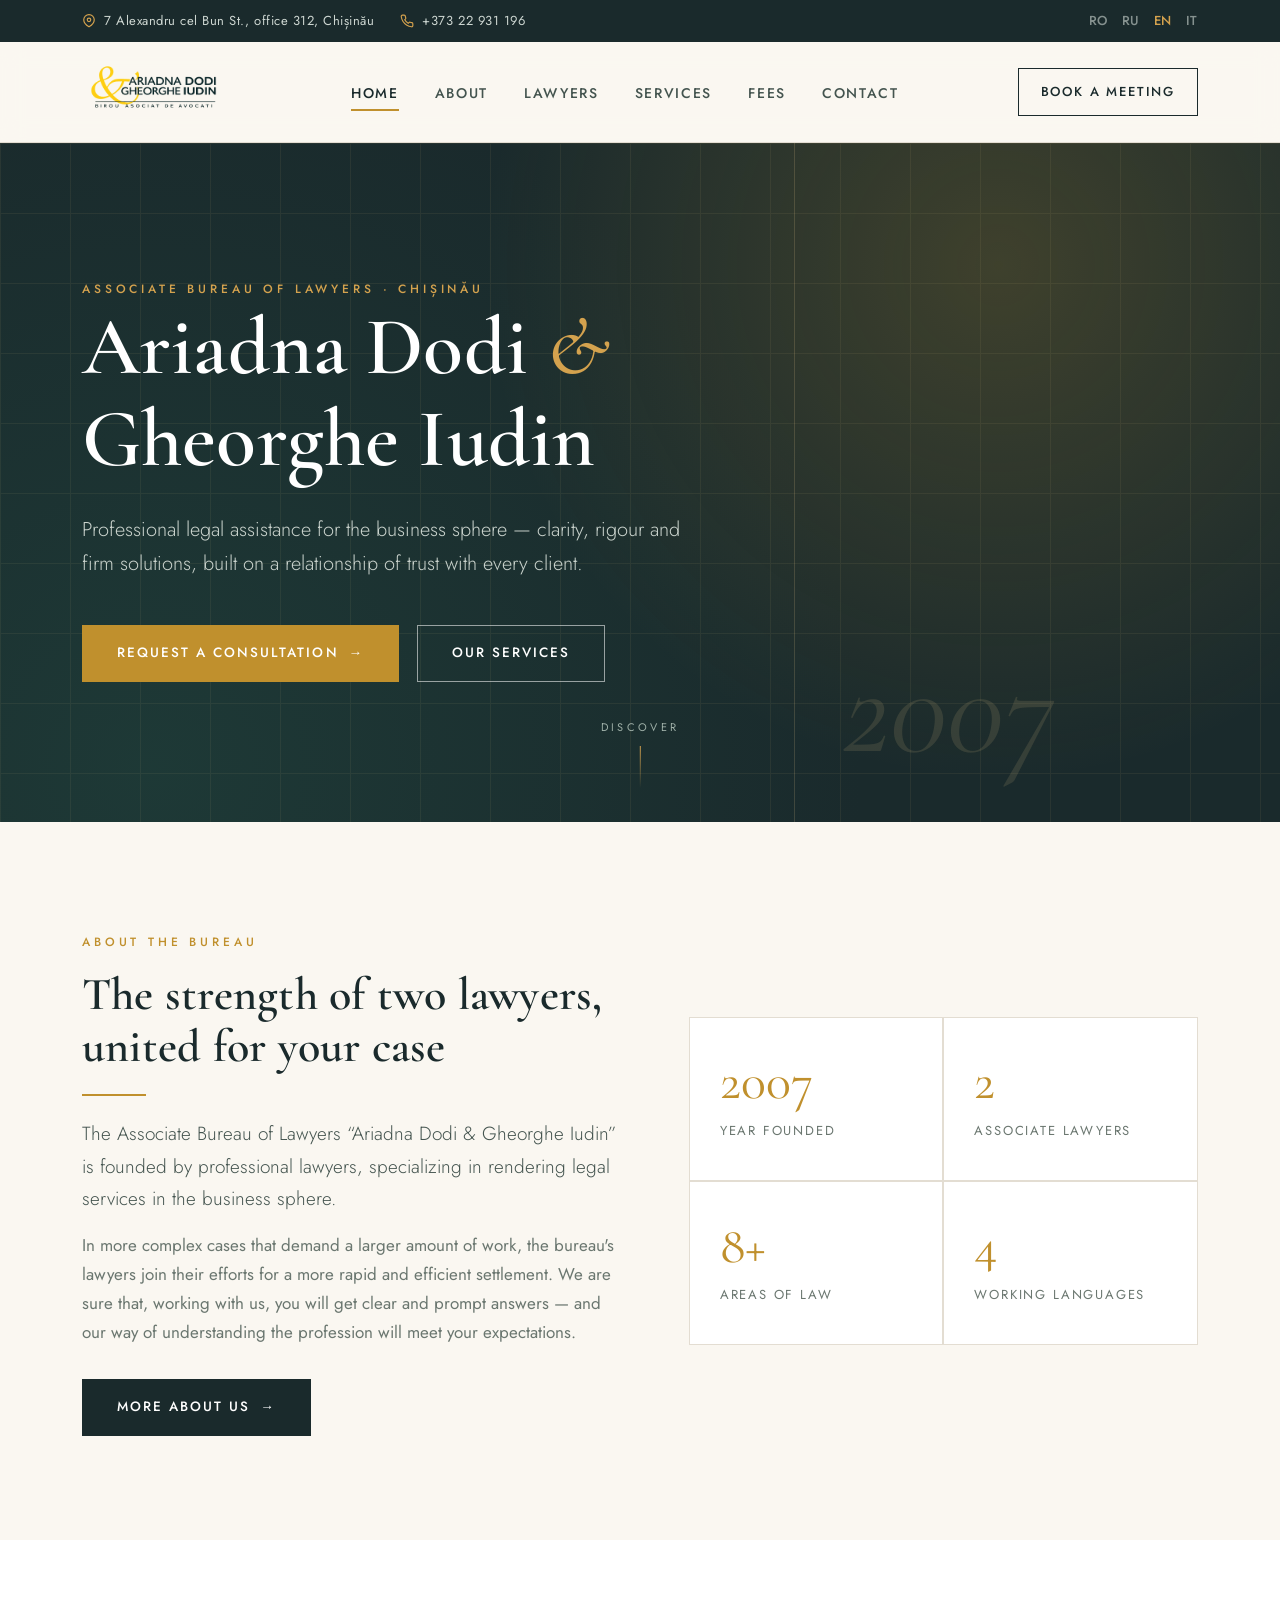
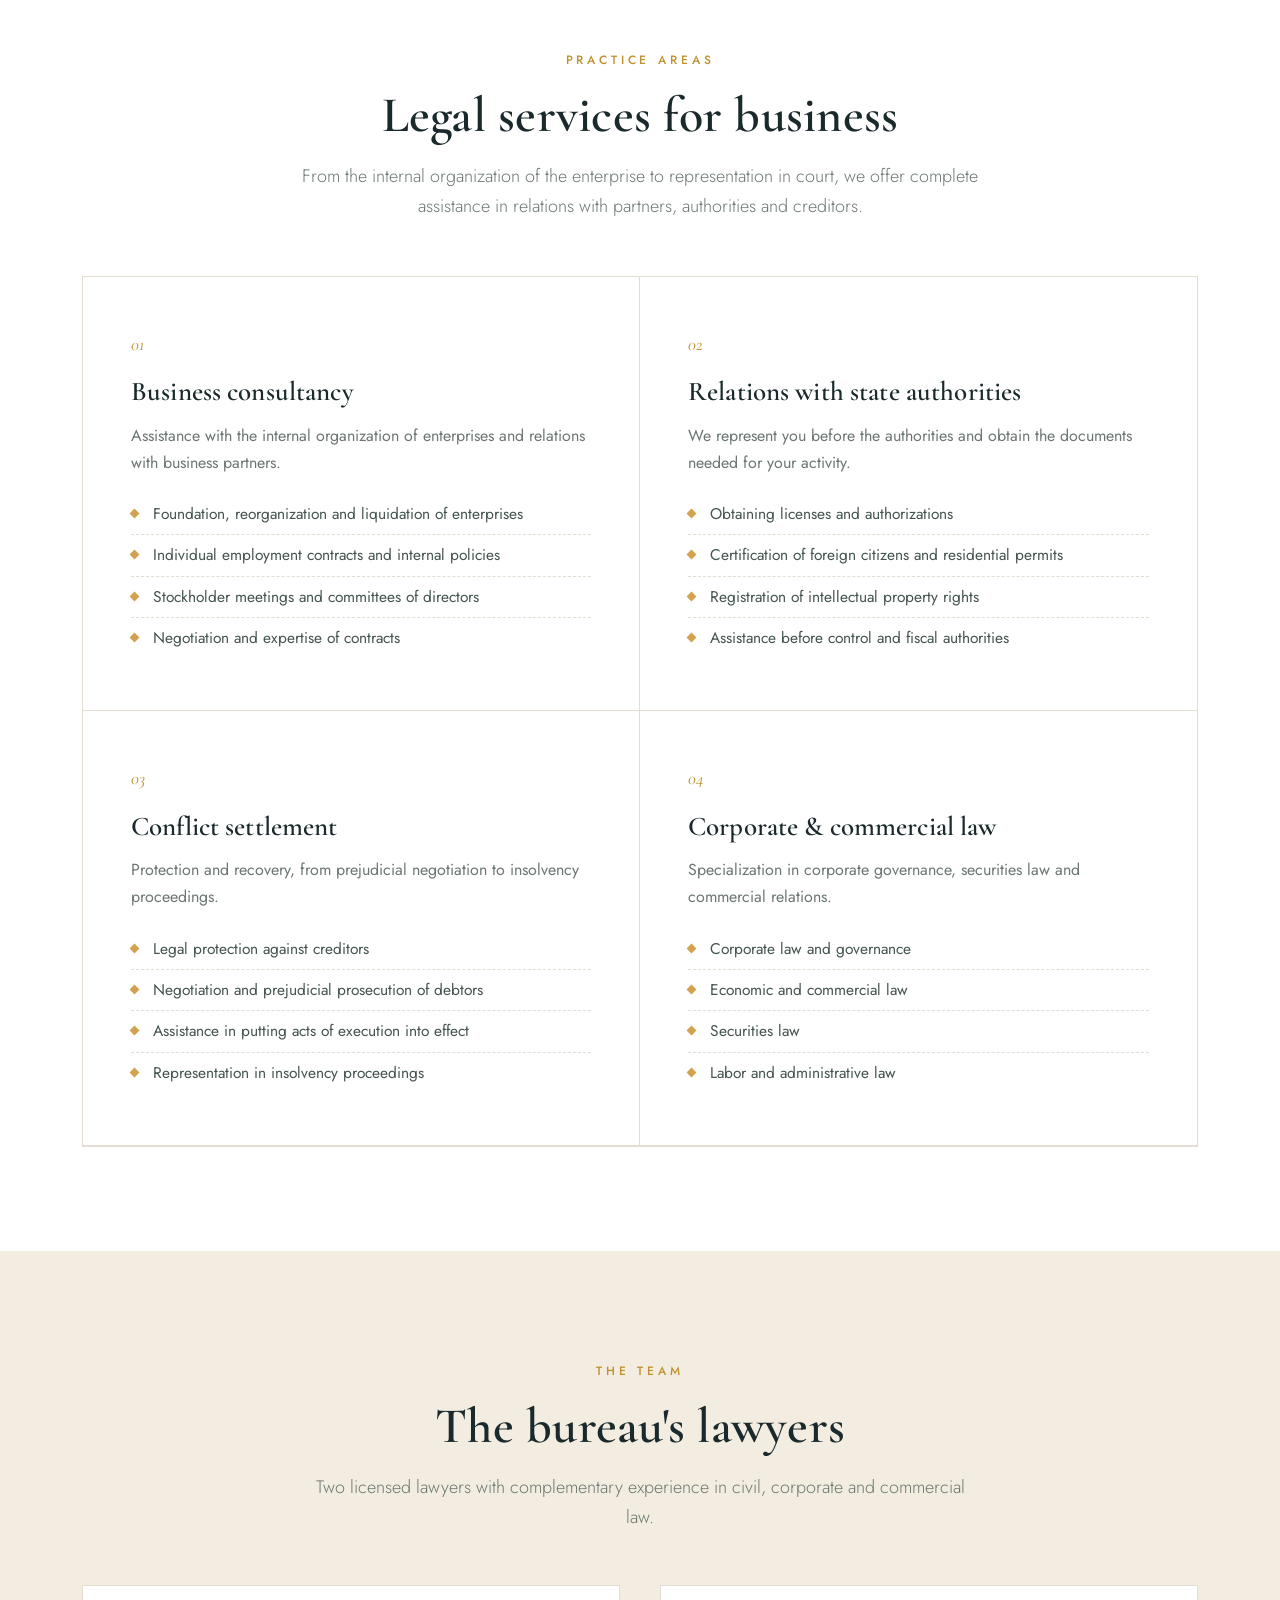
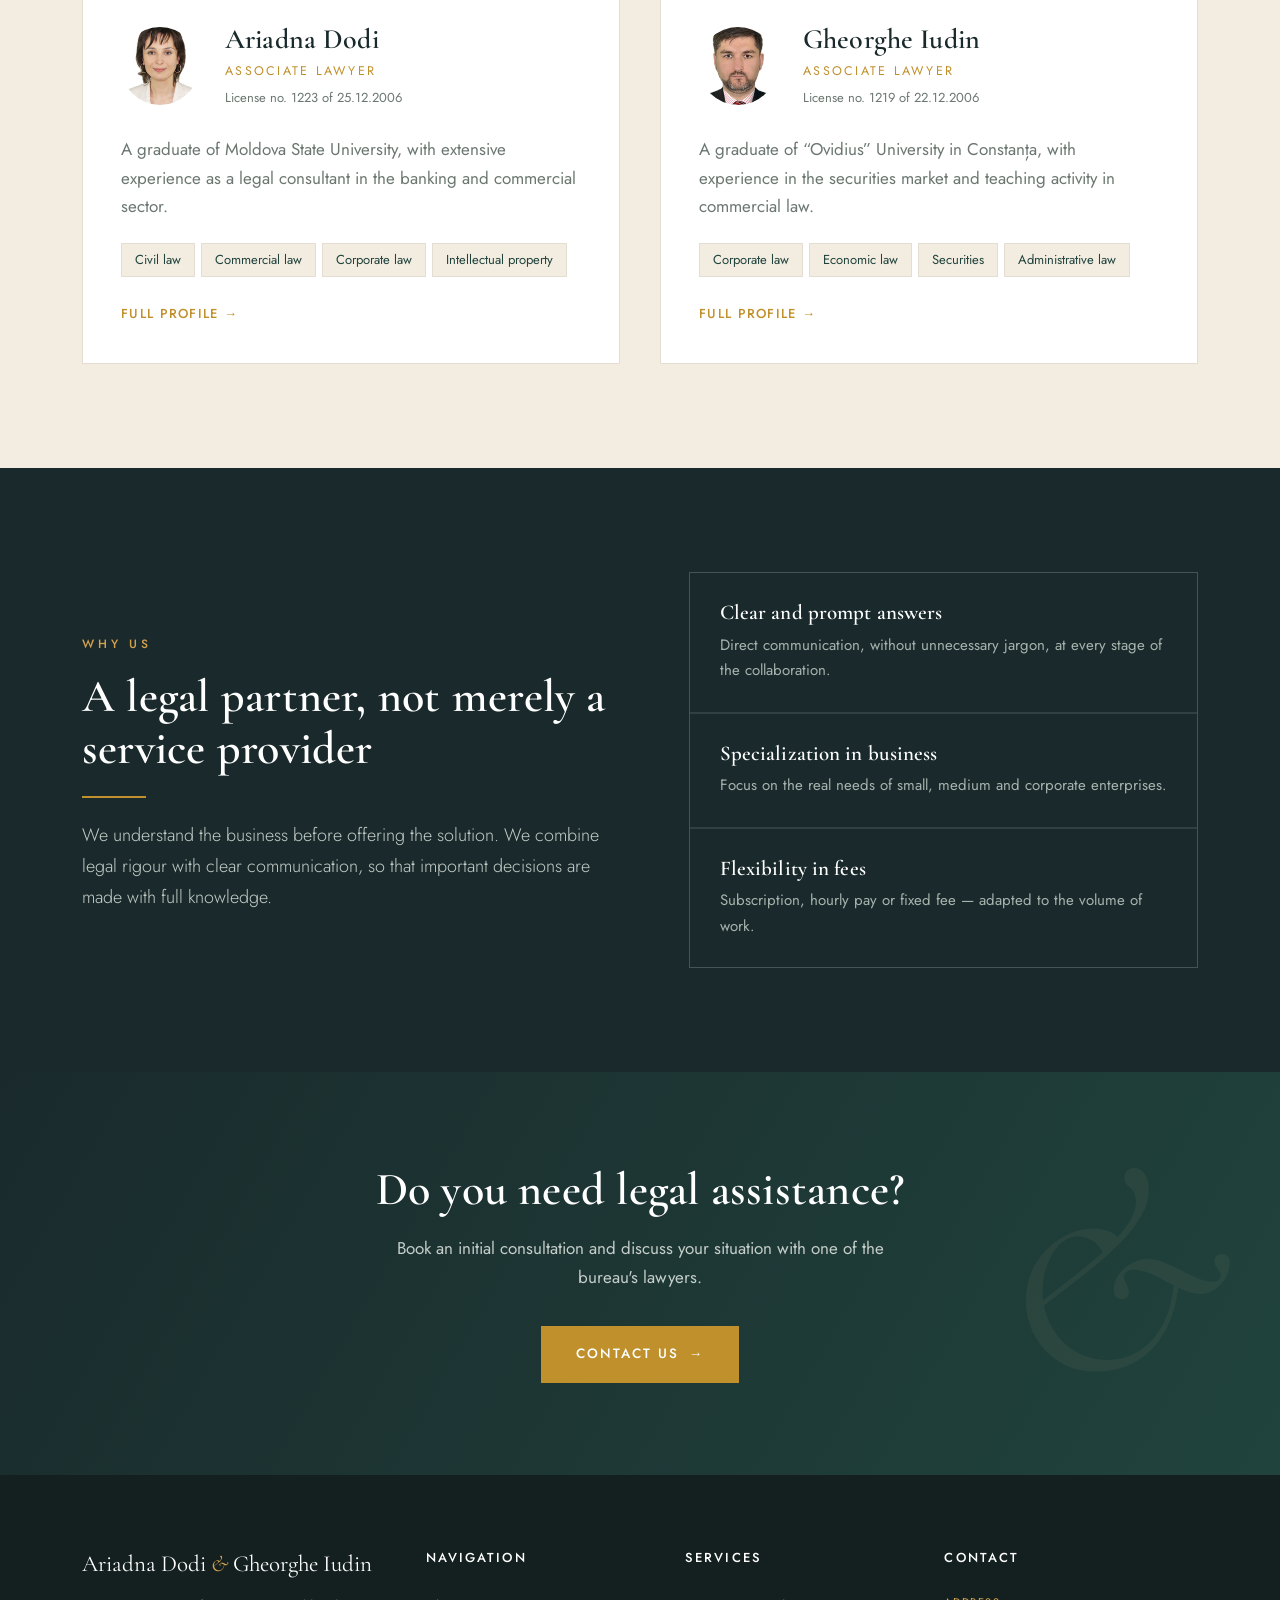
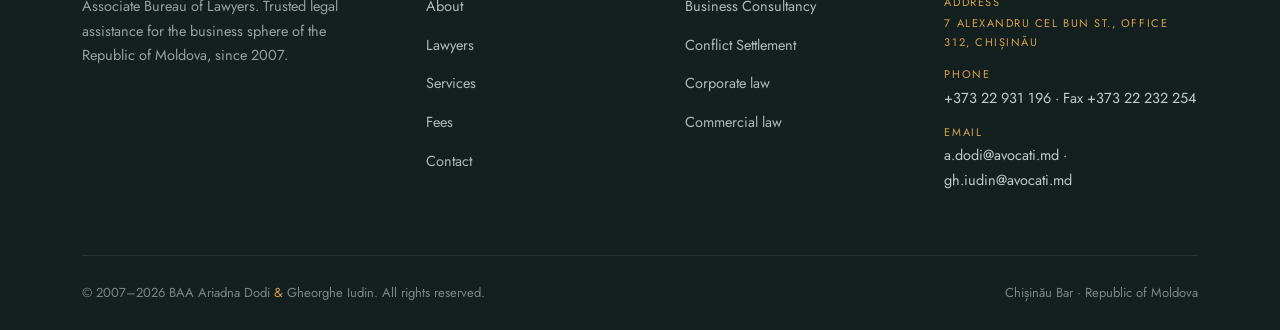
<file: project/project/index.html>
<!DOCTYPE html>
<html lang="ro">
<head>
<meta charset="UTF-8">
<meta name="viewport" content="width=device-width, initial-scale=1.0">
<title>BAA Ariadna Dodi & Gheorghe Iudin — Birou Asociat de Avocați</title>
<meta name="description" content="Birou Asociat de Avocați Ariadna Dodi & Gheorghe Iudin, Chișinău. Servicii juridice pentru afaceri.">
<link rel="preconnect" href="https://fonts.googleapis.com"><link rel="preconnect" href="https://fonts.gstatic.com" crossorigin><link href="https://fonts.googleapis.com/css2?family=Cormorant+Garamond:ital,wght@0,400;0,500;0,600;0,700;1,400;1,500;1,600&family=Jost:wght@300;400;500;600&display=swap" rel="stylesheet">
<link rel="stylesheet" href="css/styles.css">
<link rel="icon" type="image/png" href="assets/favicon.png">
</head>
<body data-title-key="nav.home">
<div class="topbar"><div class="wrap">
  <div class="tb-left">
    <span><svg viewBox="0 0 24 24" fill="none" stroke-width="2" stroke-linecap="round"><path d="M21 10c0 7-9 12-9 12s-9-5-9-12a9 9 0 0118 0z"/><circle cx="12" cy="10" r="3"/></svg> <span data-i18n="top.addr">str. Alexandru cel Bun 7, of. 312, Chișinău</span></span>
    <span><svg viewBox="0 0 24 24" fill="none" stroke-width="2" stroke-linecap="round"><path d="M22 16.92v3a2 2 0 01-2.18 2 19.79 19.79 0 01-8.63-3.07 19.5 19.5 0 01-6-6 19.79 19.79 0 01-3.07-8.67A2 2 0 014.11 2h3a2 2 0 012 1.72c.13.96.36 1.9.7 2.81a2 2 0 01-.45 2.11L8.09 9.91a16 16 0 006 6l1.27-1.27a2 2 0 012.11-.45c.9.34 1.85.57 2.81.7A2 2 0 0122 16.92z"/></svg> +373 22 931 196</span>
  </div>
  <div class="lang">
    <a href="?lang=ro" data-lang="ro" class="active">RO</a>
    <a href="?lang=ru" data-lang="ru">RU</a>
    <a href="?lang=en" data-lang="en">EN</a>
    <a href="?lang=it" data-lang="it">IT</a>
  </div>
</div></div>
<header class="site-header"><div class="wrap nav">
  <a href="index.html" class="brand"><img src="assets/logo.png" alt="BAA Ariadna Dodi & Gheorghe Iudin"></a>
  <nav><ul class="menu">
    <li><a href="index.html" class="active" data-i18n="nav.home">Acasă</a></li>
    <li><a href="pages/despre.html" data-i18n="nav.about">Despre birou</a></li>
    <li class="has-sub"><a href="pages/avocati.html" data-i18n="nav.lawyers">Avocați</a>
      <ul class="submenu"><li><a href="pages/avocati.html#ariadna" data-i18n="sub.ariadna">Ariadna Dodi</a></li><li><a href="pages/avocati.html#gheorghe" data-i18n="sub.gheorghe">Gheorghe Iudin</a></li></ul></li>
    <li class="has-sub"><a href="pages/servicii.html" data-i18n="nav.services">Servicii</a>
      <ul class="submenu"><li><a href="pages/servicii.html#afaceri" data-i18n="sub.consult">Consultanță în afaceri</a></li><li><a href="pages/servicii.html#mediere" data-i18n="sub.mediation">Mediere conflicte</a></li></ul></li>
    <li><a href="pages/onorarii.html" data-i18n="nav.fees">Onorarii</a></li>
    <li><a href="pages/contact.html" data-i18n="nav.contact">Contact</a></li>
  </ul></nav>
  <a href="pages/contact.html" class="nav-cta" data-i18n="nav.cta">Programare</a>
  <button class="burger" aria-label="Menu"><span></span><span></span><span></span></button>
</div></header>
<section class="hero" style="padding:0;">
  <div class="hero-grid-lines"></div>
  <div class="hero-aside"><div class="est">2007</div></div>
  <div class="wrap"><div class="hero-inner">
    <span class="eyebrow" style="color:var(--gold-light)" data-i18n="hero.eyebrow"></span>
    <h1>Ariadna Dodi <span class="amp">&amp;</span><br>Gheorghe Iudin</h1>
    <p class="lead" data-i18n="hero.lead"></p>
    <div class="hero-actions">
      <a href="pages/contact.html" class="btn btn-gold"><span data-i18n="hero.cta1"></span> <span class="arrow">→</span></a>
      <a href="pages/servicii.html" class="btn btn-ghost" data-i18n="hero.cta2"></a>
    </div>
  </div></div>
  <div class="scroll-cue"><span data-i18n="hero.scroll"></span><span class="dot"></span></div>
</section>

<section class="bg-cream"><div class="wrap"><div class="split">
  <div class="reveal">
    <span class="eyebrow" data-i18n="home.introEyebrow"></span>
    <h2 style="font-size:clamp(30px,3.8vw,46px);margin-top:14px;" data-i18n="home.introTitle"></h2>
    <hr class="gold-rule">
    <p class="lead-para" data-i18n="home.introP1"></p>
    <p style="color:var(--muted);margin-top:16px;" data-i18n="home.introP2"></p>
    <a href="pages/despre.html" class="btn btn-dark" style="margin-top:32px;"><span data-i18n="home.introBtn"></span> <span class="arrow">→</span></a>
  </div>
  <div class="reveal"><div class="stats">
    <div class="stat"><div class="num">2007</div><div class="lbl" data-i18n="stat.year"></div></div>
    <div class="stat"><div class="num">2</div><div class="lbl" data-i18n="stat.lawyers"></div></div>
    <div class="stat"><div class="num">8+</div><div class="lbl" data-i18n="stat.fields"></div></div>
    <div class="stat"><div class="num">4</div><div class="lbl" data-i18n="stat.langs"></div></div>
  </div></div>
</div></div></section>

<section class="bg-paper"><div class="wrap">
  <div class="section-head center reveal">
    <span class="eyebrow" data-i18n="home.svcEyebrow"></span>
    <h2 data-i18n="home.svcTitle"></h2>
    <p data-i18n="home.svcLead"></p>
  </div>
  <div class="cards" style="margin-top:54px;">
    <div class="pcard reveal"><span class="pnum">01</span><h3 data-i18n="home.card1Title"></h3><p data-i18n="home.card1Desc"></p><ul><li data-i18n="home.card1L1"></li><li data-i18n="home.card1L2"></li><li data-i18n="home.card1L3"></li><li data-i18n="home.card1L4"></li></ul></div>
    <div class="pcard reveal"><span class="pnum">02</span><h3 data-i18n="home.card2Title"></h3><p data-i18n="home.card2Desc"></p><ul><li data-i18n="home.card2L1"></li><li data-i18n="home.card2L2"></li><li data-i18n="home.card2L3"></li><li data-i18n="home.card2L4"></li></ul></div>
    <div class="pcard reveal"><span class="pnum">03</span><h3 data-i18n="home.card3Title"></h3><p data-i18n="home.card3Desc"></p><ul><li data-i18n="home.card3L1"></li><li data-i18n="home.card3L2"></li><li data-i18n="home.card3L3"></li><li data-i18n="home.card3L4"></li></ul></div>
    <div class="pcard reveal"><span class="pnum">04</span><h3 data-i18n="home.card4Title"></h3><p data-i18n="home.card4Desc"></p><ul><li data-i18n="home.card4L1"></li><li data-i18n="home.card4L2"></li><li data-i18n="home.card4L3"></li><li data-i18n="home.card4L4"></li></ul></div>
  </div>
</div></section>

<section class="bg-deep"><div class="wrap">
  <div class="section-head center reveal">
    <span class="eyebrow" data-i18n="home.teamEyebrow"></span>
    <h2 data-i18n="home.teamTitle"></h2>
    <p data-i18n="home.teamLead"></p>
  </div>
  <div class="attorneys" style="margin-top:52px;">
    <div class="attorney reveal">
      <div class="att-top"><div class="att-photo"><img src="assets/dodi.jpg" alt="Ariadna Dodi" style="width:78px;height:78px;object-fit:cover;border-radius:50%;display:block;"></div><div>
        <h3>Ariadna Dodi</h3><div class="role" data-i18n="att.role"></div><div class="lic" data-i18n="att.ariadnaLic"></div>
      </div></div>
      <div class="att-body"><p style="color:var(--muted);" data-i18n="home.ariadnaTease"></p>
        <div style="margin-top:18px;"><span class="tag" data-i18n="tag.civil"></span><span class="tag" data-i18n="tag.commercial"></span><span class="tag" data-i18n="tag.corporate"></span><span class="tag" data-i18n="tag.ip"></span></div>
        <a href="pages/avocati.html#ariadna" style="display:inline-block;margin-top:22px;color:var(--gold);letter-spacing:.1em;font-size:13px;text-transform:uppercase;font-weight:500;" data-i18n="home.profileLink"></a>
      </div>
    </div>
    <div class="attorney reveal">
      <div class="att-top"><div class="att-photo"><img src="assets/iudin.jpg" alt="Gheorghe Iudin" style="width:78px;height:78px;object-fit:cover;border-radius:50%;display:block;"></div><div>
        <h3>Gheorghe Iudin</h3><div class="role" data-i18n="att.role"></div><div class="lic" data-i18n="att.gheorgheLic"></div>
      </div></div>
      <div class="att-body"><p style="color:var(--muted);" data-i18n="home.gheorgheTease"></p>
        <div style="margin-top:18px;"><span class="tag" data-i18n="tag.corporate"></span><span class="tag" data-i18n="tag.economic"></span><span class="tag" data-i18n="tag.securities"></span><span class="tag" data-i18n="tag.admin"></span></div>
        <a href="pages/avocati.html#gheorghe" style="display:inline-block;margin-top:22px;color:var(--gold);letter-spacing:.1em;font-size:13px;text-transform:uppercase;font-weight:500;" data-i18n="home.profileLink"></a>
      </div>
    </div>
  </div>
</div></section>

<section class="bg-ink"><div class="wrap"><div class="split">
  <div class="reveal">
    <span class="eyebrow" style="color:var(--gold-light)" data-i18n="home.whyEyebrow"></span>
    <h2 style="font-size:clamp(30px,3.8vw,46px);margin-top:14px;" data-i18n="home.whyTitle"></h2>
    <hr class="gold-rule">
    <p style="color:#c5cec8;font-weight:300;font-size:18px;" data-i18n="home.whyLead"></p>
  </div>
  <div class="reveal"><div style="display:grid;gap:2px;background:rgba(255,255,255,.1);border:1px solid rgba(255,255,255,.1);">
    <div style="background:var(--ink);padding:28px 30px;"><h3 style="font-size:21px;" data-i18n="home.why1T"></h3><p style="color:#a7b3ad;margin-top:8px;font-size:15px;" data-i18n="home.why1D"></p></div>
    <div style="background:var(--ink);padding:28px 30px;"><h3 style="font-size:21px;" data-i18n="home.why2T"></h3><p style="color:#a7b3ad;margin-top:8px;font-size:15px;" data-i18n="home.why2D"></p></div>
    <div style="background:var(--ink);padding:28px 30px;"><h3 style="font-size:21px;" data-i18n="home.why3T"></h3><p style="color:#a7b3ad;margin-top:8px;font-size:15px;" data-i18n="home.why3D"></p></div>
  </div></div>
</div></div></section>

<section class="cta-band"><div class="wrap">
  <h2 data-i18n="cta.title"></h2>
  <p data-i18n="cta.text"></p>
  <a href="pages/contact.html" class="btn btn-gold"><span data-i18n="cta.btn"></span> <span class="arrow">→</span></a>
</div></section>
<footer class="site-footer"><div class="wrap">
  <div class="footer-grid">
    <div>
      <div class="f-brand">Ariadna Dodi <span class="amp">&amp;</span> Gheorghe Iudin</div>
      <p class="f-desc" data-i18n="foot.desc">Birou Asociat de Avocați...</p>
    </div>
    <div><h4 data-i18n="foot.nav">Navigare</h4><ul>
      <li><a href="pages/despre.html" data-i18n="nav.about">Despre birou</a></li>
      <li><a href="pages/avocati.html" data-i18n="nav.lawyers">Avocați</a></li>
      <li><a href="pages/servicii.html" data-i18n="nav.services">Servicii</a></li>
      <li><a href="pages/onorarii.html" data-i18n="nav.fees">Onorarii</a></li>
      <li><a href="pages/contact.html" data-i18n="nav.contact">Contact</a></li></ul></div>
    <div><h4 data-i18n="foot.services">Servicii</h4><ul>
      <li><a href="pages/servicii.html#afaceri" data-i18n="sub.consult">Consultanță în afaceri</a></li>
      <li><a href="pages/servicii.html#mediere" data-i18n="sub.mediation">Mediere conflicte</a></li>
      <li><a href="pages/servicii.html" data-i18n="tag.corporate">Drept corporativ</a></li>
      <li><a href="pages/servicii.html" data-i18n="tag.commercial">Drept comercial</a></li></ul></div>
    <div><h4 data-i18n="foot.contact">Contact</h4>
      <div class="f-contact-row"><span data-i18n="foot.addr">Adresă</span><span data-i18n="top.addr">str. Alexandru cel Bun 7, of. 312, Chișinău</span></div>
      <div class="f-contact-row"><span data-i18n="foot.phone">Telefon</span>+373 22 931 196 · Fax +373 22 232 254</div>
      <div class="f-contact-row"><span data-i18n="foot.email">Email</span><a href="mailto:a.dodi@avocati.md">a.dodi@avocati.md</a> · <a href="mailto:gh.iudin@avocati.md">gh.iudin@avocati.md</a></div>
    </div>
  </div>
  <div class="footer-bottom"><div>© 2007–2026 BAA Ariadna Dodi <span class="amp">&amp;</span> Gheorghe Iudin. <span data-i18n="foot.rights">Toate drepturile rezervate.</span></div><div data-i18n="foot.bar">Baroul Chișinău · Republica Moldova</div></div>
</div></footer>
<script src="js/i18n.js"></script>
<script src="js/main.js"></script>
</body>
</html>
</file>
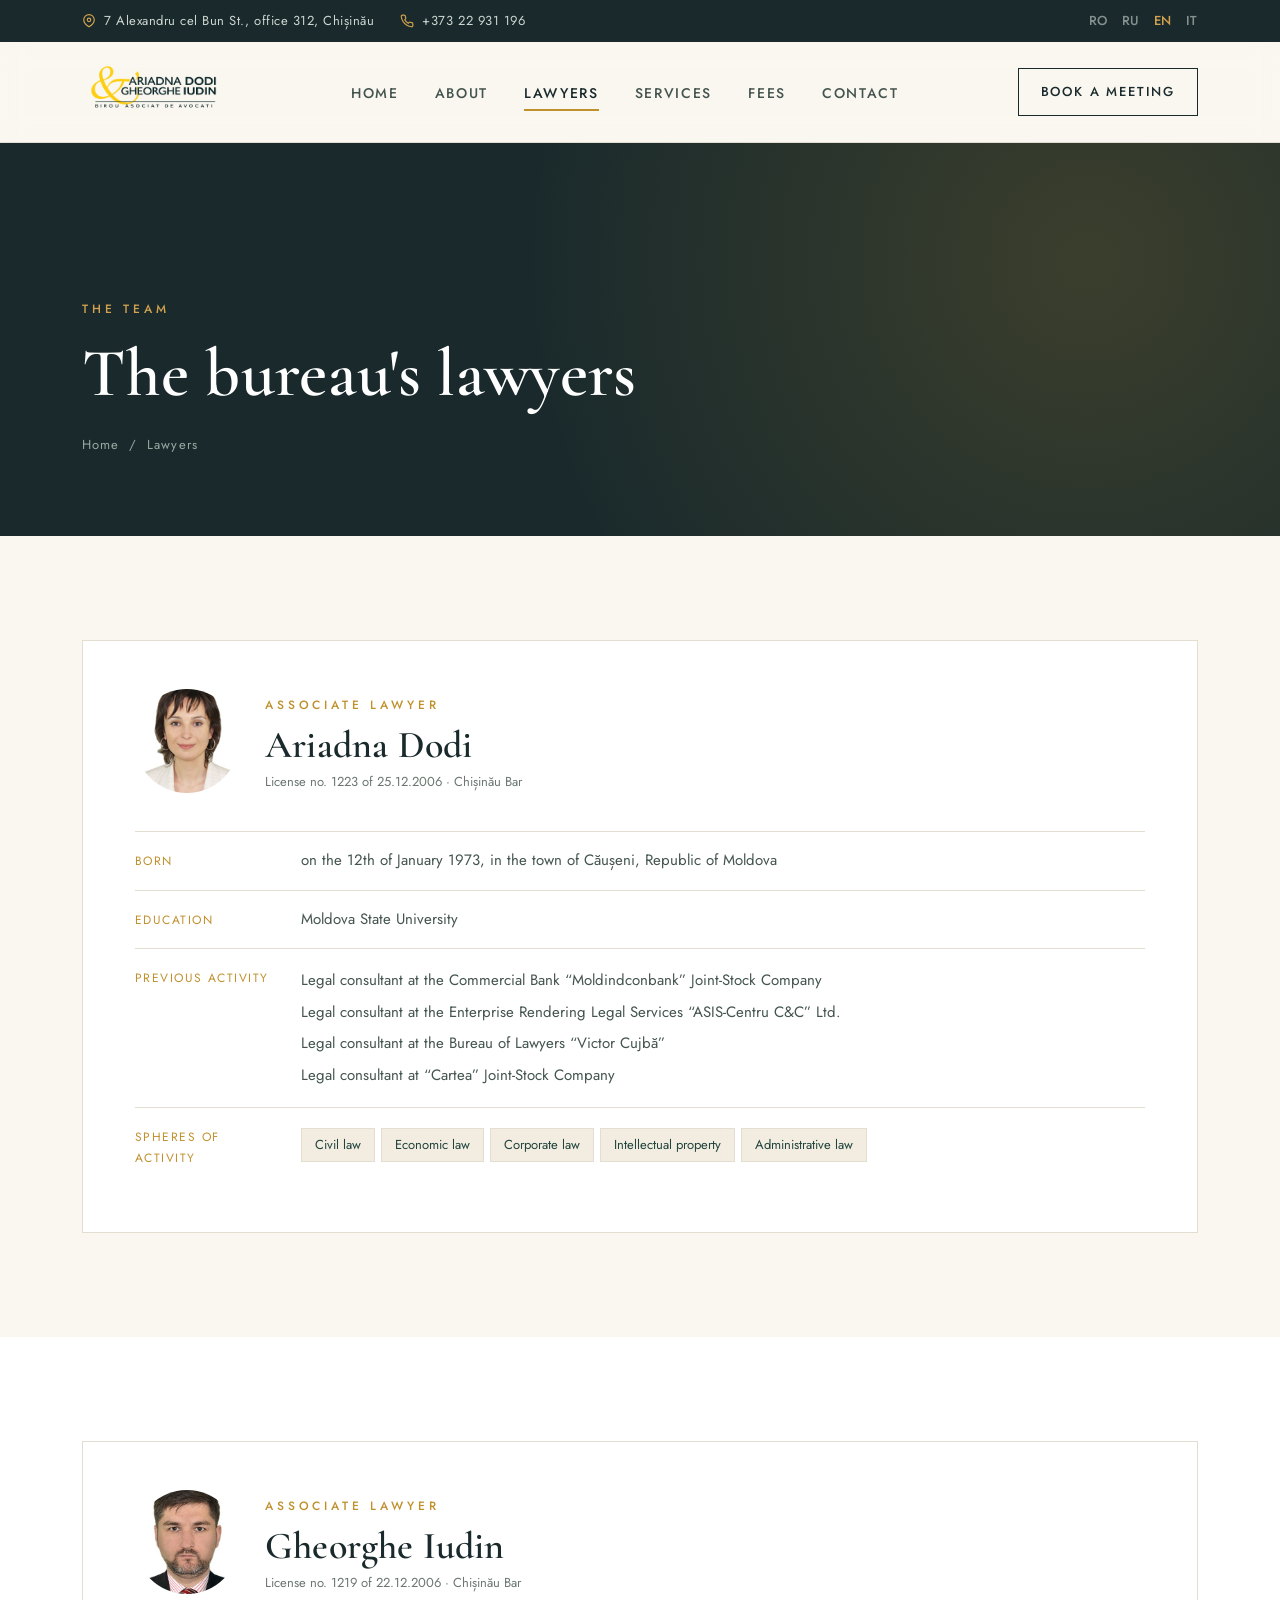
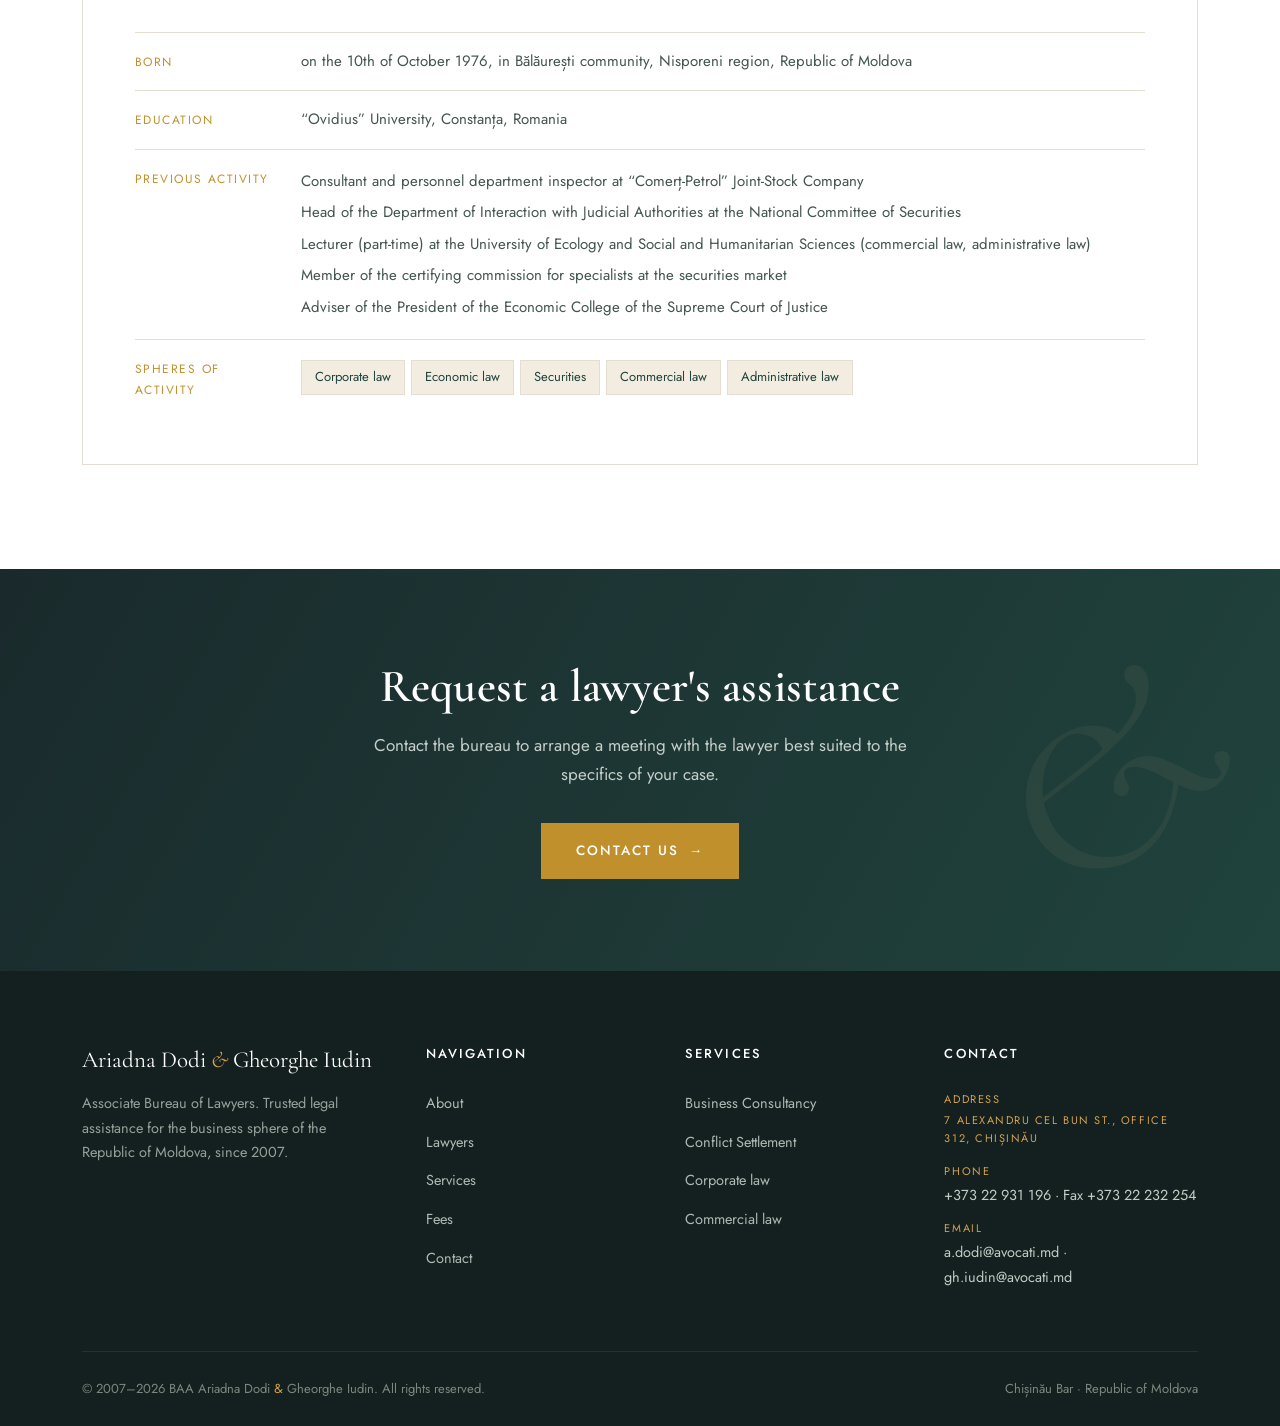
<file: project/project/pages/avocati.html>
<!DOCTYPE html>
<html lang="ro">
<head>
<meta charset="UTF-8">
<meta name="viewport" content="width=device-width, initial-scale=1.0">
<title>Avocați — BAA Ariadna Dodi & Gheorghe Iudin</title>
<meta name="description" content="Birou Asociat de Avocați Ariadna Dodi & Gheorghe Iudin, Chișinău. Servicii juridice pentru afaceri.">
<link rel="preconnect" href="https://fonts.googleapis.com"><link rel="preconnect" href="https://fonts.gstatic.com" crossorigin><link href="https://fonts.googleapis.com/css2?family=Cormorant+Garamond:ital,wght@0,400;0,500;0,600;0,700;1,400;1,500;1,600&family=Jost:wght@300;400;500;600&display=swap" rel="stylesheet">
<link rel="stylesheet" href="../css/styles.css">
<link rel="icon" type="image/png" href="../assets/favicon.png">
</head>
<body data-title-key="law.title">
<div class="topbar"><div class="wrap">
  <div class="tb-left">
    <span><svg viewBox="0 0 24 24" fill="none" stroke-width="2" stroke-linecap="round"><path d="M21 10c0 7-9 12-9 12s-9-5-9-12a9 9 0 0118 0z"/><circle cx="12" cy="10" r="3"/></svg> <span data-i18n="top.addr">str. Alexandru cel Bun 7, of. 312, Chișinău</span></span>
    <span><svg viewBox="0 0 24 24" fill="none" stroke-width="2" stroke-linecap="round"><path d="M22 16.92v3a2 2 0 01-2.18 2 19.79 19.79 0 01-8.63-3.07 19.5 19.5 0 01-6-6 19.79 19.79 0 01-3.07-8.67A2 2 0 014.11 2h3a2 2 0 012 1.72c.13.96.36 1.9.7 2.81a2 2 0 01-.45 2.11L8.09 9.91a16 16 0 006 6l1.27-1.27a2 2 0 012.11-.45c.9.34 1.85.57 2.81.7A2 2 0 0122 16.92z"/></svg> +373 22 931 196</span>
  </div>
  <div class="lang">
    <a href="?lang=ro" data-lang="ro" class="active">RO</a>
    <a href="?lang=ru" data-lang="ru">RU</a>
    <a href="?lang=en" data-lang="en">EN</a>
    <a href="?lang=it" data-lang="it">IT</a>
  </div>
</div></div>
<header class="site-header"><div class="wrap nav">
  <a href="../index.html" class="brand"><img src="../assets/logo.png" alt="BAA Ariadna Dodi & Gheorghe Iudin"></a>
  <nav><ul class="menu">
    <li><a href="../index.html" data-i18n="nav.home">Acasă</a></li>
    <li><a href="despre.html" data-i18n="nav.about">Despre birou</a></li>
    <li class="has-sub"><a href="avocati.html" class="active" data-i18n="nav.lawyers">Avocați</a>
      <ul class="submenu"><li><a href="avocati.html#ariadna" data-i18n="sub.ariadna">Ariadna Dodi</a></li><li><a href="avocati.html#gheorghe" data-i18n="sub.gheorghe">Gheorghe Iudin</a></li></ul></li>
    <li class="has-sub"><a href="servicii.html" data-i18n="nav.services">Servicii</a>
      <ul class="submenu"><li><a href="servicii.html#afaceri" data-i18n="sub.consult">Consultanță în afaceri</a></li><li><a href="servicii.html#mediere" data-i18n="sub.mediation">Mediere conflicte</a></li></ul></li>
    <li><a href="onorarii.html" data-i18n="nav.fees">Onorarii</a></li>
    <li><a href="contact.html" data-i18n="nav.contact">Contact</a></li>
  </ul></nav>
  <a href="contact.html" class="nav-cta" data-i18n="nav.cta">Programare</a>
  <button class="burger" aria-label="Menu"><span></span><span></span><span></span></button>
</div></header>
<section class="page-hero"><div class="wrap">
  <span class="eyebrow" data-i18n="law.eyebrow"></span>
  <h1 data-i18n="law.title"></h1>
  <div class="crumbs"><a href="../index.html" data-i18n="crumb.home"></a> &nbsp;/&nbsp; <span data-i18n="nav.lawyers"></span></div>
</div></section>
<section class="bg-cream" id="ariadna"><div class="wrap">
  <div class="attorney reveal" style="max-width:none;">
    <div class="att-top" style="padding:48px 52px 30px;">
      <div class="att-photo" style="flex-basis:104px;height:104px;font-size:40px;">
        <img src="../assets/dodi.jpg" alt="Ariadna Dodi" style="width:104px;height:104px;object-fit:cover;border-radius:50%;display:block;">
      </div>
      <div>
        <span class="eyebrow" data-i18n="att.role"></span>
        <h3 style="font-size:38px;margin-top:6px;">Ariadna Dodi</h3>
        <div class="lic"><span data-i18n="att.ariadnaLic"></span> · <span data-i18n="law.bar"></span></div>
      </div>
    </div>
    <div class="att-body" style="padding:0 52px 48px;"><div class="att-meta">
      <div class="row"><div class="k" data-i18n="law.born"></div><div class="v" data-i18n="ariadna.born"></div></div>
      <div class="row"><div class="k" data-i18n="law.education"></div><div class="v" data-i18n="ariadna.edu"></div></div>
      <div class="row"><div class="k" data-i18n="law.prev"></div><div class="v"><ul><li data-i18n="ariadna.prev1"></li><li data-i18n="ariadna.prev2"></li><li data-i18n="ariadna.prev3"></li><li data-i18n="ariadna.prev4"></li></ul></div></div>
      <div class="row"><div class="k" data-i18n="law.fields"></div><div class="v"><span class="tag" data-i18n="tag.civil"></span><span class="tag" data-i18n="tag.economic"></span><span class="tag" data-i18n="tag.corporate"></span><span class="tag" data-i18n="tag.ip"></span><span class="tag" data-i18n="tag.admin"></span></div></div>
    </div></div>
  </div>
</div></section>
<section class="bg-paper" id="gheorghe"><div class="wrap">
  <div class="attorney reveal" style="max-width:none;">
    <div class="att-top" style="padding:48px 52px 30px;">
      <div class="att-photo" style="flex-basis:104px;height:104px;font-size:40px;">
        <img src="../assets/iudin.jpg" alt="Gheorghe Iudin" style="width:104px;height:104px;object-fit:cover;border-radius:50%;display:block;">
      </div>
      <div>
        <span class="eyebrow" data-i18n="att.role"></span>
        <h3 style="font-size:38px;margin-top:6px;">Gheorghe Iudin</h3>
        <div class="lic"><span data-i18n="att.gheorgheLic"></span> · <span data-i18n="law.bar"></span></div>
      </div>
    </div>
    <div class="att-body" style="padding:0 52px 48px;"><div class="att-meta">
      <div class="row"><div class="k" data-i18n="law.born"></div><div class="v" data-i18n="gheorghe.born"></div></div>
      <div class="row"><div class="k" data-i18n="law.education"></div><div class="v" data-i18n="gheorghe.edu"></div></div>
      <div class="row"><div class="k" data-i18n="law.prev"></div><div class="v"><ul><li data-i18n="gheorghe.prev1"></li><li data-i18n="gheorghe.prev2"></li><li data-i18n="gheorghe.prev3"></li><li data-i18n="gheorghe.prev4"></li><li data-i18n="gheorghe.prev5"></li></ul></div></div>
      <div class="row"><div class="k" data-i18n="law.fields"></div><div class="v"><span class="tag" data-i18n="tag.corporate"></span><span class="tag" data-i18n="tag.economic"></span><span class="tag" data-i18n="tag.securities"></span><span class="tag" data-i18n="tag.commercial"></span><span class="tag" data-i18n="tag.admin"></span></div></div>
    </div></div>
  </div>
</div></section>
<section class="cta-band"><div class="wrap">
  <h2 data-i18n="law.ctaTitle"></h2>
  <p data-i18n="law.ctaText"></p>
  <a href="contact.html" class="btn btn-gold"><span data-i18n="law.ctaBtn"></span> <span class="arrow">→</span></a>
</div></section>
<footer class="site-footer"><div class="wrap">
  <div class="footer-grid">
    <div>
      <div class="f-brand">Ariadna Dodi <span class="amp">&amp;</span> Gheorghe Iudin</div>
      <p class="f-desc" data-i18n="foot.desc">Birou Asociat de Avocați...</p>
    </div>
    <div><h4 data-i18n="foot.nav">Navigare</h4><ul>
      <li><a href="despre.html" data-i18n="nav.about">Despre birou</a></li>
      <li><a href="avocati.html" data-i18n="nav.lawyers">Avocați</a></li>
      <li><a href="servicii.html" data-i18n="nav.services">Servicii</a></li>
      <li><a href="onorarii.html" data-i18n="nav.fees">Onorarii</a></li>
      <li><a href="contact.html" data-i18n="nav.contact">Contact</a></li></ul></div>
    <div><h4 data-i18n="foot.services">Servicii</h4><ul>
      <li><a href="servicii.html#afaceri" data-i18n="sub.consult">Consultanță în afaceri</a></li>
      <li><a href="servicii.html#mediere" data-i18n="sub.mediation">Mediere conflicte</a></li>
      <li><a href="servicii.html" data-i18n="tag.corporate">Drept corporativ</a></li>
      <li><a href="servicii.html" data-i18n="tag.commercial">Drept comercial</a></li></ul></div>
    <div><h4 data-i18n="foot.contact">Contact</h4>
      <div class="f-contact-row"><span data-i18n="foot.addr">Adresă</span><span data-i18n="top.addr">str. Alexandru cel Bun 7, of. 312, Chișinău</span></div>
      <div class="f-contact-row"><span data-i18n="foot.phone">Telefon</span>+373 22 931 196 · Fax +373 22 232 254</div>
      <div class="f-contact-row"><span data-i18n="foot.email">Email</span><a href="mailto:a.dodi@avocati.md">a.dodi@avocati.md</a> · <a href="mailto:gh.iudin@avocati.md">gh.iudin@avocati.md</a></div>
    </div>
  </div>
  <div class="footer-bottom"><div>© 2007–2026 BAA Ariadna Dodi <span class="amp">&amp;</span> Gheorghe Iudin. <span data-i18n="foot.rights">Toate drepturile rezervate.</span></div><div data-i18n="foot.bar">Baroul Chișinău · Republica Moldova</div></div>
</div></footer>
<script src="../js/i18n.js"></script>
<script src="../js/main.js"></script>
</body>
</html>
</file>
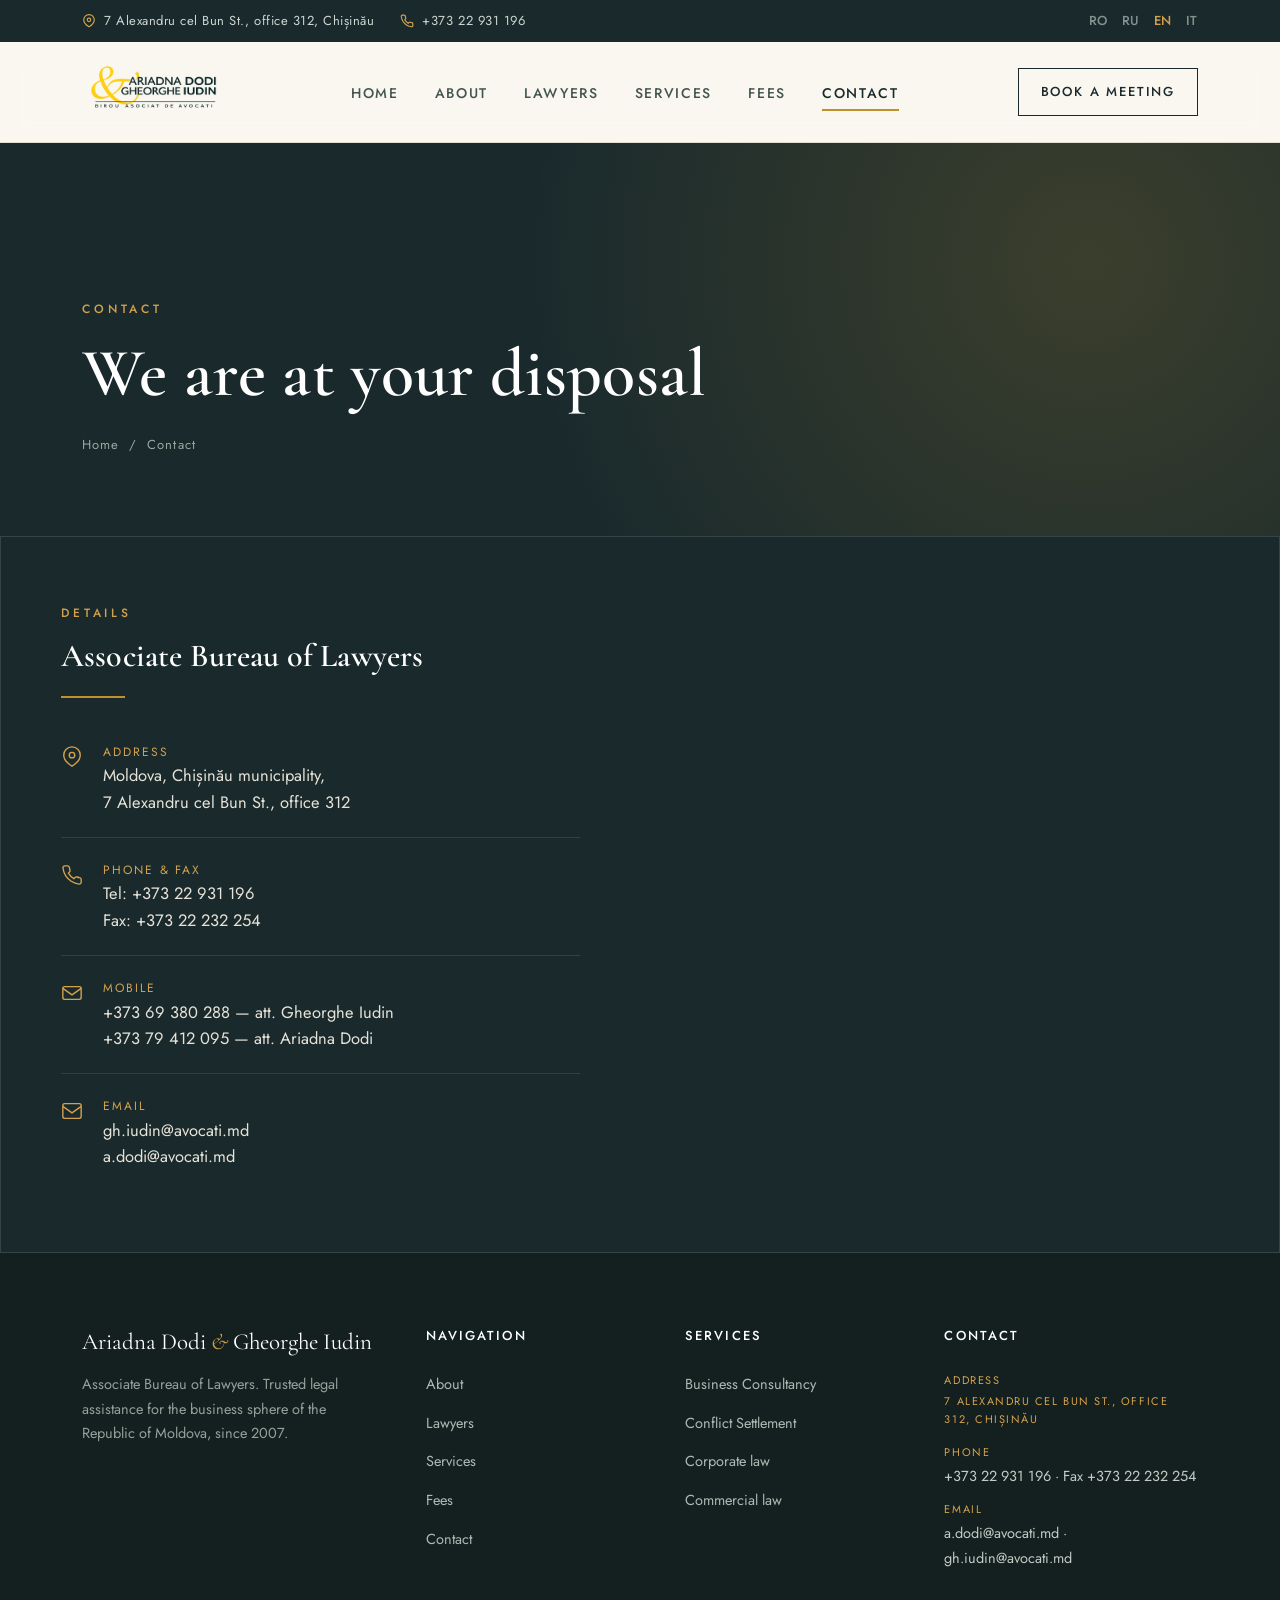
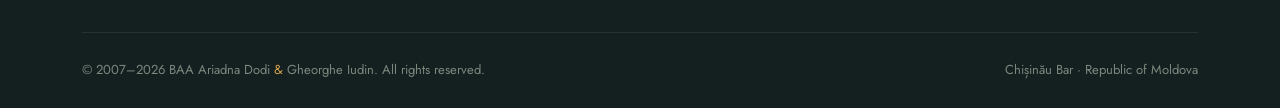
<file: project/project/pages/contact.html>
<!DOCTYPE html>
<html lang="ro">
<head>
<meta charset="UTF-8">
<meta name="viewport" content="width=device-width, initial-scale=1.0">
<title>Contact — BAA Ariadna Dodi & Gheorghe Iudin</title>
<meta name="description" content="Birou Asociat de Avocați Ariadna Dodi & Gheorghe Iudin, Chișinău. Servicii juridice pentru afaceri.">
<link rel="preconnect" href="https://fonts.googleapis.com"><link rel="preconnect" href="https://fonts.gstatic.com" crossorigin><link href="https://fonts.googleapis.com/css2?family=Cormorant+Garamond:ital,wght@0,400;0,500;0,600;0,700;1,400;1,500;1,600&family=Jost:wght@300;400;500;600&display=swap" rel="stylesheet">
<link rel="stylesheet" href="../css/styles.css">
<link rel="icon" type="image/png" href="../assets/favicon.png">
</head>
<body data-title-key="con.title">
<div class="topbar"><div class="wrap">
  <div class="tb-left">
    <span><svg viewBox="0 0 24 24" fill="none" stroke-width="2" stroke-linecap="round"><path d="M21 10c0 7-9 12-9 12s-9-5-9-12a9 9 0 0118 0z"/><circle cx="12" cy="10" r="3"/></svg> <span data-i18n="top.addr">str. Alexandru cel Bun 7, of. 312, Chișinău</span></span>
    <span><svg viewBox="0 0 24 24" fill="none" stroke-width="2" stroke-linecap="round"><path d="M22 16.92v3a2 2 0 01-2.18 2 19.79 19.79 0 01-8.63-3.07 19.5 19.5 0 01-6-6 19.79 19.79 0 01-3.07-8.67A2 2 0 014.11 2h3a2 2 0 012 1.72c.13.96.36 1.9.7 2.81a2 2 0 01-.45 2.11L8.09 9.91a16 16 0 006 6l1.27-1.27a2 2 0 012.11-.45c.9.34 1.85.57 2.81.7A2 2 0 0122 16.92z"/></svg> +373 22 931 196</span>
  </div>
  <div class="lang">
    <a href="?lang=ro" data-lang="ro" class="active">RO</a>
    <a href="?lang=ru" data-lang="ru">RU</a>
    <a href="?lang=en" data-lang="en">EN</a>
    <a href="?lang=it" data-lang="it">IT</a>
  </div>
</div></div>
<header class="site-header"><div class="wrap nav">
  <a href="../index.html" class="brand"><img src="../assets/logo.png" alt="BAA Ariadna Dodi & Gheorghe Iudin"></a>
  <nav><ul class="menu">
    <li><a href="../index.html" data-i18n="nav.home">Acasă</a></li>
    <li><a href="despre.html" data-i18n="nav.about">Despre birou</a></li>
    <li class="has-sub"><a href="avocati.html" data-i18n="nav.lawyers">Avocați</a>
      <ul class="submenu"><li><a href="avocati.html#ariadna" data-i18n="sub.ariadna">Ariadna Dodi</a></li><li><a href="avocati.html#gheorghe" data-i18n="sub.gheorghe">Gheorghe Iudin</a></li></ul></li>
    <li class="has-sub"><a href="servicii.html" data-i18n="nav.services">Servicii</a>
      <ul class="submenu"><li><a href="servicii.html#afaceri" data-i18n="sub.consult">Consultanță în afaceri</a></li><li><a href="servicii.html#mediere" data-i18n="sub.mediation">Mediere conflicte</a></li></ul></li>
    <li><a href="onorarii.html" data-i18n="nav.fees">Onorarii</a></li>
    <li><a href="contact.html" class="active" data-i18n="nav.contact">Contact</a></li>
  </ul></nav>
  <a href="contact.html" class="nav-cta" data-i18n="nav.cta">Programare</a>
  <button class="burger" aria-label="Menu"><span></span><span></span><span></span></button>
</div></header>
<section class="page-hero"><div class="wrap">
  <span class="eyebrow" data-i18n="con.eyebrow"></span>
  <h1 data-i18n="con.title"></h1>
  <div class="crumbs"><a href="../index.html" data-i18n="crumb.home"></a> &nbsp;/&nbsp; <span data-i18n="nav.contact"></span></div>
</div></section>

<section class="bg-ink" style="padding-top:0;padding-bottom:0;"><div class="wrap" style="padding:0;max-width:none;">
  <div class="contact-grid">
    <div class="contact-info">
      <span class="eyebrow" style="color:var(--gold-light)" data-i18n="con.coordEyebrow"></span>
      <h2 style="font-size:32px;margin-top:12px;color:#fff;" data-i18n="con.coordTitle"></h2>
      <hr class="gold-rule">
      <div class="ci-row"><svg viewBox="0 0 24 24" fill="none" stroke-width="2" stroke-linecap="round"><path d="M21 10c0 7-9 12-9 12s-9-5-9-12a9 9 0 0118 0z"/><circle cx="12" cy="10" r="3"/></svg><div><div class="ci-k" data-i18n="con.addrK"></div><div class="ci-v" data-i18n-html="con.addrV"></div></div></div>
      <div class="ci-row"><svg viewBox="0 0 24 24" fill="none" stroke-width="2" stroke-linecap="round"><path d="M22 16.92v3a2 2 0 01-2.18 2 19.79 19.79 0 01-8.63-3.07 19.5 19.5 0 01-6-6 19.79 19.79 0 01-3.07-8.67A2 2 0 014.11 2h3a2 2 0 012 1.72c.13.96.36 1.9.7 2.81a2 2 0 01-.45 2.11L8.09 9.91a16 16 0 006 6l1.27-1.27a2 2 0 012.11-.45c.9.34 1.85.57 2.81.7A2 2 0 0122 16.92z"/></svg><div><div class="ci-k" data-i18n="con.phoneK"></div><div class="ci-v">Tel: <a href="tel:+37322931196">+373 22 931 196</a><br>Fax: +373 22 232 254</div></div></div>
      <div class="ci-row"><svg viewBox="0 0 24 24" fill="none" stroke-width="1.5"><rect x="2" y="5" width="20" height="14" rx="2"/><path d="M22 7l-10 7L2 7"/></svg><div><div class="ci-k" data-i18n="con.gsmK"></div><div class="ci-v"><a href="tel:+37369380288">+373 69 380 288</a> <span data-i18n="con.gsm1"></span><br><a href="tel:+37379412095">+373 79 412 095</a> <span data-i18n="con.gsm2"></span></div></div></div>
      <div class="ci-row"><svg viewBox="0 0 24 24" fill="none" stroke-width="1.5"><rect x="2" y="4" width="20" height="16" rx="2"/><path d="M22 7l-10 7L2 7"/></svg><div><div class="ci-k" data-i18n="con.emailK"></div><div class="ci-v"><a href="mailto:gh.iudin@avocati.md">gh.iudin@avocati.md</a><br><a href="mailto:a.dodi@avocati.md">a.dodi@avocati.md</a></div></div></div>
    </div>
    <div class="contact-map"><iframe src="https://www.openstreetmap.org/export/embed.html?bbox=28.8434170%2C47.0161890%2C28.8534170%2C47.0221890&layer=mapnik&marker=47.0191890%2C28.8484170" loading="lazy" referrerpolicy="no-referrer-when-downgrade" title="map: str. Alexandru cel Bun 7, Chișinău"></iframe></div>
  </div>
</div></section>

<footer class="site-footer"><div class="wrap">
  <div class="footer-grid">
    <div>
      <div class="f-brand">Ariadna Dodi <span class="amp">&amp;</span> Gheorghe Iudin</div>
      <p class="f-desc" data-i18n="foot.desc">Birou Asociat de Avocați...</p>
    </div>
    <div><h4 data-i18n="foot.nav">Navigare</h4><ul>
      <li><a href="despre.html" data-i18n="nav.about">Despre birou</a></li>
      <li><a href="avocati.html" data-i18n="nav.lawyers">Avocați</a></li>
      <li><a href="servicii.html" data-i18n="nav.services">Servicii</a></li>
      <li><a href="onorarii.html" data-i18n="nav.fees">Onorarii</a></li>
      <li><a href="contact.html" data-i18n="nav.contact">Contact</a></li></ul></div>
    <div><h4 data-i18n="foot.services">Servicii</h4><ul>
      <li><a href="servicii.html#afaceri" data-i18n="sub.consult">Consultanță în afaceri</a></li>
      <li><a href="servicii.html#mediere" data-i18n="sub.mediation">Mediere conflicte</a></li>
      <li><a href="servicii.html" data-i18n="tag.corporate">Drept corporativ</a></li>
      <li><a href="servicii.html" data-i18n="tag.commercial">Drept comercial</a></li></ul></div>
    <div><h4 data-i18n="foot.contact">Contact</h4>
      <div class="f-contact-row"><span data-i18n="foot.addr">Adresă</span><span data-i18n="top.addr">str. Alexandru cel Bun 7, of. 312, Chișinău</span></div>
      <div class="f-contact-row"><span data-i18n="foot.phone">Telefon</span>+373 22 931 196 · Fax +373 22 232 254</div>
      <div class="f-contact-row"><span data-i18n="foot.email">Email</span><a href="mailto:a.dodi@avocati.md">a.dodi@avocati.md</a> · <a href="mailto:gh.iudin@avocati.md">gh.iudin@avocati.md</a></div>
    </div>
  </div>
  <div class="footer-bottom"><div>© 2007–2026 BAA Ariadna Dodi <span class="amp">&amp;</span> Gheorghe Iudin. <span data-i18n="foot.rights">Toate drepturile rezervate.</span></div><div data-i18n="foot.bar">Baroul Chișinău · Republica Moldova</div></div>
</div></footer>
<script src="../js/i18n.js"></script>
<script src="../js/main.js"></script>
</body>
</html>
</file>
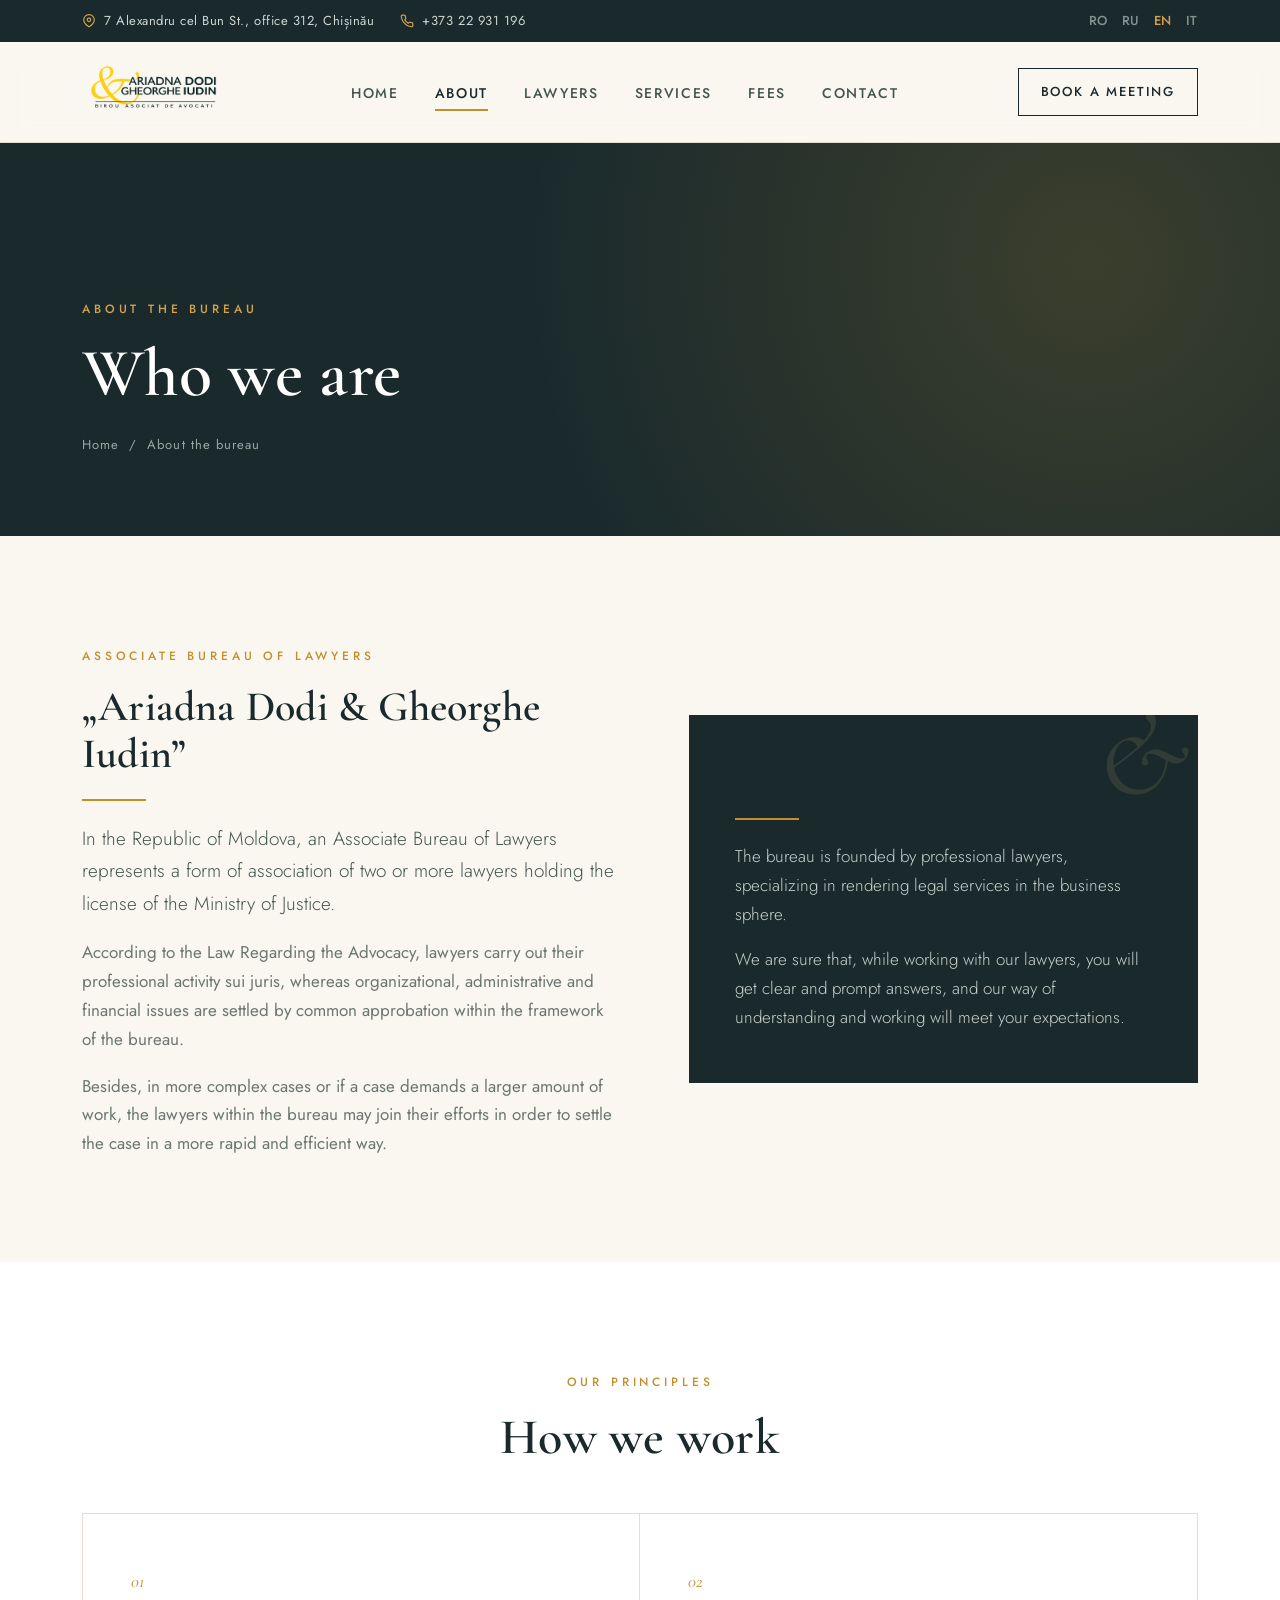
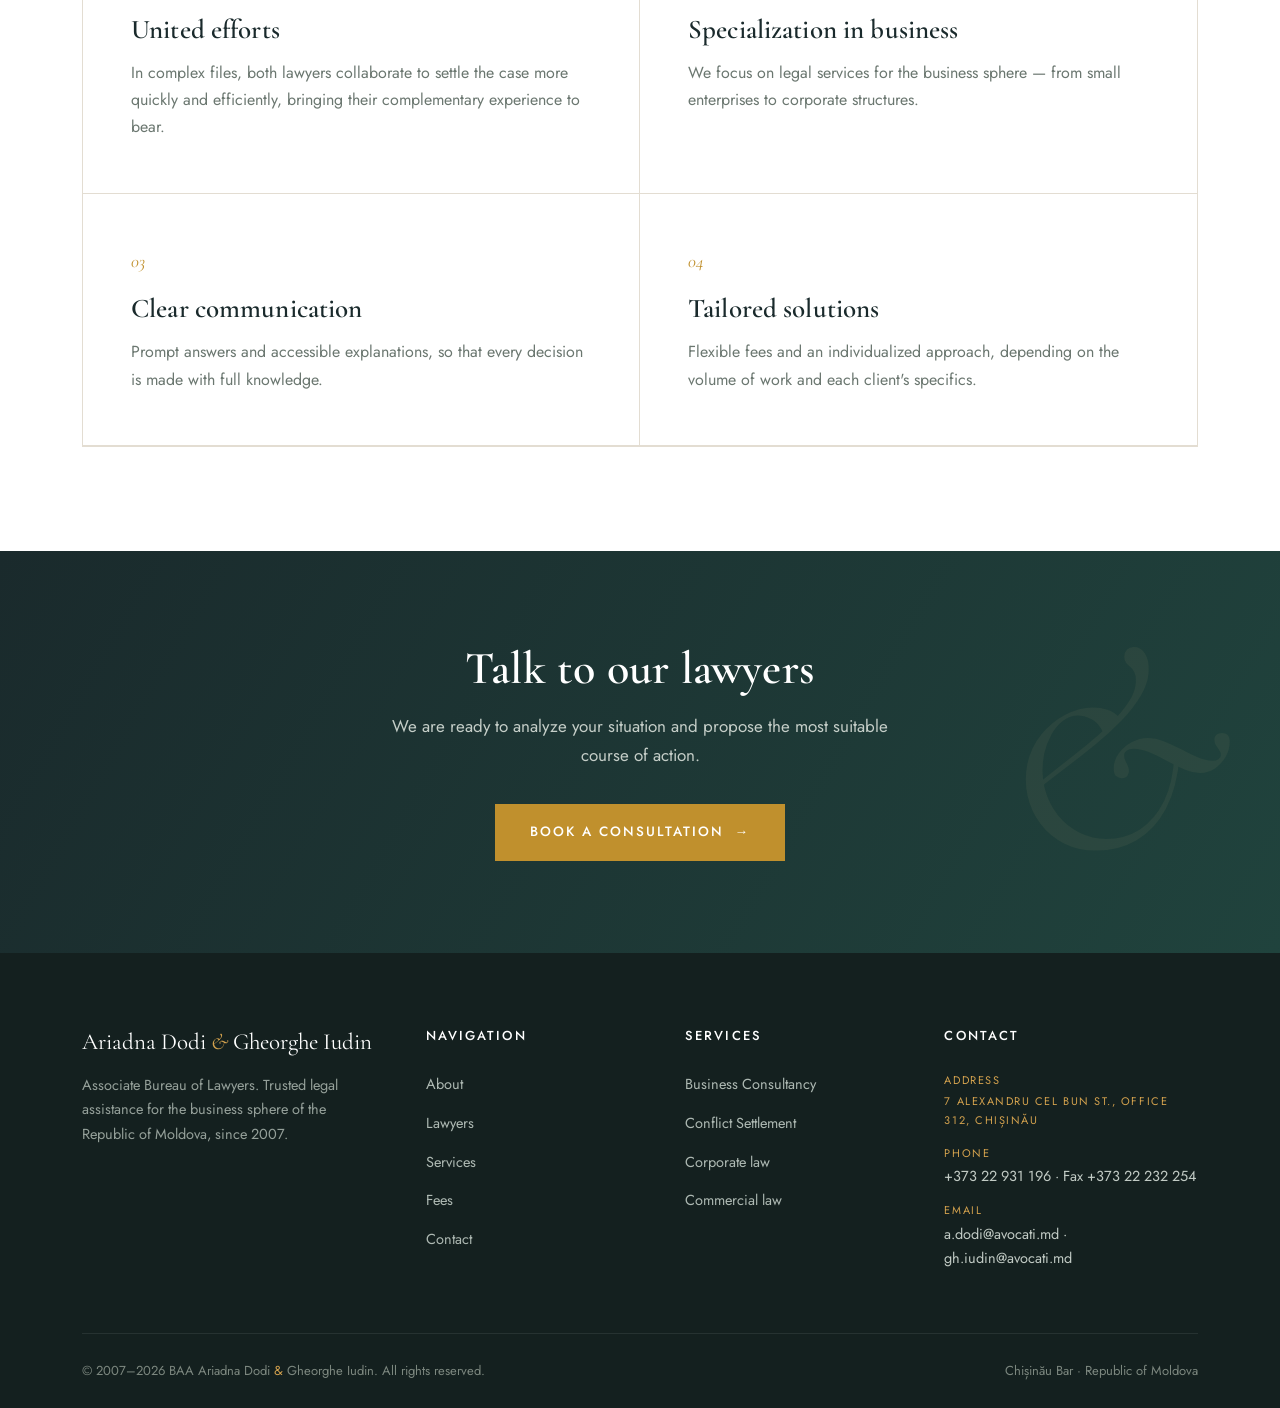
<file: project/project/pages/despre.html>
<!DOCTYPE html>
<html lang="ro">
<head>
<meta charset="UTF-8">
<meta name="viewport" content="width=device-width, initial-scale=1.0">
<title>Despre birou — BAA Ariadna Dodi & Gheorghe Iudin</title>
<meta name="description" content="Birou Asociat de Avocați Ariadna Dodi & Gheorghe Iudin, Chișinău. Servicii juridice pentru afaceri.">
<link rel="preconnect" href="https://fonts.googleapis.com"><link rel="preconnect" href="https://fonts.gstatic.com" crossorigin><link href="https://fonts.googleapis.com/css2?family=Cormorant+Garamond:ital,wght@0,400;0,500;0,600;0,700;1,400;1,500;1,600&family=Jost:wght@300;400;500;600&display=swap" rel="stylesheet">
<link rel="stylesheet" href="../css/styles.css">
<link rel="icon" type="image/png" href="../assets/favicon.png">
</head>
<body data-title-key="about.title">
<div class="topbar"><div class="wrap">
  <div class="tb-left">
    <span><svg viewBox="0 0 24 24" fill="none" stroke-width="2" stroke-linecap="round"><path d="M21 10c0 7-9 12-9 12s-9-5-9-12a9 9 0 0118 0z"/><circle cx="12" cy="10" r="3"/></svg> <span data-i18n="top.addr">str. Alexandru cel Bun 7, of. 312, Chișinău</span></span>
    <span><svg viewBox="0 0 24 24" fill="none" stroke-width="2" stroke-linecap="round"><path d="M22 16.92v3a2 2 0 01-2.18 2 19.79 19.79 0 01-8.63-3.07 19.5 19.5 0 01-6-6 19.79 19.79 0 01-3.07-8.67A2 2 0 014.11 2h3a2 2 0 012 1.72c.13.96.36 1.9.7 2.81a2 2 0 01-.45 2.11L8.09 9.91a16 16 0 006 6l1.27-1.27a2 2 0 012.11-.45c.9.34 1.85.57 2.81.7A2 2 0 0122 16.92z"/></svg> +373 22 931 196</span>
  </div>
  <div class="lang">
    <a href="?lang=ro" data-lang="ro" class="active">RO</a>
    <a href="?lang=ru" data-lang="ru">RU</a>
    <a href="?lang=en" data-lang="en">EN</a>
    <a href="?lang=it" data-lang="it">IT</a>
  </div>
</div></div>
<header class="site-header"><div class="wrap nav">
  <a href="../index.html" class="brand"><img src="../assets/logo.png" alt="BAA Ariadna Dodi & Gheorghe Iudin"></a>
  <nav><ul class="menu">
    <li><a href="../index.html" data-i18n="nav.home">Acasă</a></li>
    <li><a href="despre.html" class="active" data-i18n="nav.about">Despre birou</a></li>
    <li class="has-sub"><a href="avocati.html" data-i18n="nav.lawyers">Avocați</a>
      <ul class="submenu"><li><a href="avocati.html#ariadna" data-i18n="sub.ariadna">Ariadna Dodi</a></li><li><a href="avocati.html#gheorghe" data-i18n="sub.gheorghe">Gheorghe Iudin</a></li></ul></li>
    <li class="has-sub"><a href="servicii.html" data-i18n="nav.services">Servicii</a>
      <ul class="submenu"><li><a href="servicii.html#afaceri" data-i18n="sub.consult">Consultanță în afaceri</a></li><li><a href="servicii.html#mediere" data-i18n="sub.mediation">Mediere conflicte</a></li></ul></li>
    <li><a href="onorarii.html" data-i18n="nav.fees">Onorarii</a></li>
    <li><a href="contact.html" data-i18n="nav.contact">Contact</a></li>
  </ul></nav>
  <a href="contact.html" class="nav-cta" data-i18n="nav.cta">Programare</a>
  <button class="burger" aria-label="Menu"><span></span><span></span><span></span></button>
</div></header>
<section class="page-hero"><div class="wrap">
  <span class="eyebrow" data-i18n="about.eyebrow"></span>
  <h1 data-i18n="about.title"></h1>
  <div class="crumbs"><a href="../index.html" data-i18n="crumb.home"></a> &nbsp;/&nbsp; <span data-i18n="about.eyebrow"></span></div>
</div></section>

<section class="bg-cream"><div class="wrap"><div class="split">
  <div class="reveal">
    <span class="eyebrow" data-i18n="about.subEyebrow"></span>
    <h2 style="font-size:clamp(28px,3.6vw,42px);margin-top:14px;">„Ariadna Dodi &amp; Gheorghe Iudin”</h2>
    <hr class="gold-rule">
    <p class="lead-para" data-i18n="about.p1"></p>
    <p style="color:var(--muted);margin-top:18px;" data-i18n="about.p2"></p>
    <p style="color:var(--muted);margin-top:18px;" data-i18n="about.p3"></p>
  </div>
  <div class="reveal"><div style="background:var(--ink);color:#fff;padding:52px 46px;position:relative;overflow:hidden;">
    <div style="font-family:var(--serif);font-style:italic;font-size:120px;color:rgba(230,201,138,.12);position:absolute;top:-20px;right:10px;line-height:1;">&amp;</div>
    <h3 style="font-size:26px;position:relative;" data-i18n="about.missionT"></h3>
    <hr class="gold-rule">
    <p style="color:#c9d2cc;font-weight:300;position:relative;" data-i18n="about.missionP1"></p>
    <p style="color:#c9d2cc;font-weight:300;margin-top:16px;position:relative;" data-i18n="about.missionP2"></p>
  </div></div>
</div></div></section>

<section class="bg-paper"><div class="wrap">
  <div class="section-head center reveal"><span class="eyebrow" data-i18n="about.princEyebrow"></span><h2 data-i18n="about.princTitle"></h2></div>
  <div class="cards" style="margin-top:48px;">
    <div class="pcard reveal"><span class="pnum">01</span><h3 data-i18n="about.pr1T"></h3><p data-i18n="about.pr1D"></p></div>
    <div class="pcard reveal"><span class="pnum">02</span><h3 data-i18n="about.pr2T"></h3><p data-i18n="about.pr2D"></p></div>
    <div class="pcard reveal"><span class="pnum">03</span><h3 data-i18n="about.pr3T"></h3><p data-i18n="about.pr3D"></p></div>
    <div class="pcard reveal"><span class="pnum">04</span><h3 data-i18n="about.pr4T"></h3><p data-i18n="about.pr4D"></p></div>
  </div>
</div></section>

<section class="cta-band"><div class="wrap">
  <h2 data-i18n="about.ctaTitle"></h2>
  <p data-i18n="about.ctaText"></p>
  <a href="contact.html" class="btn btn-gold"><span data-i18n="about.ctaBtn"></span> <span class="arrow">→</span></a>
</div></section>
<footer class="site-footer"><div class="wrap">
  <div class="footer-grid">
    <div>
      <div class="f-brand">Ariadna Dodi <span class="amp">&amp;</span> Gheorghe Iudin</div>
      <p class="f-desc" data-i18n="foot.desc">Birou Asociat de Avocați...</p>
    </div>
    <div><h4 data-i18n="foot.nav">Navigare</h4><ul>
      <li><a href="despre.html" data-i18n="nav.about">Despre birou</a></li>
      <li><a href="avocati.html" data-i18n="nav.lawyers">Avocați</a></li>
      <li><a href="servicii.html" data-i18n="nav.services">Servicii</a></li>
      <li><a href="onorarii.html" data-i18n="nav.fees">Onorarii</a></li>
      <li><a href="contact.html" data-i18n="nav.contact">Contact</a></li></ul></div>
    <div><h4 data-i18n="foot.services">Servicii</h4><ul>
      <li><a href="servicii.html#afaceri" data-i18n="sub.consult">Consultanță în afaceri</a></li>
      <li><a href="servicii.html#mediere" data-i18n="sub.mediation">Mediere conflicte</a></li>
      <li><a href="servicii.html" data-i18n="tag.corporate">Drept corporativ</a></li>
      <li><a href="servicii.html" data-i18n="tag.commercial">Drept comercial</a></li></ul></div>
    <div><h4 data-i18n="foot.contact">Contact</h4>
      <div class="f-contact-row"><span data-i18n="foot.addr">Adresă</span><span data-i18n="top.addr">str. Alexandru cel Bun 7, of. 312, Chișinău</span></div>
      <div class="f-contact-row"><span data-i18n="foot.phone">Telefon</span>+373 22 931 196 · Fax +373 22 232 254</div>
      <div class="f-contact-row"><span data-i18n="foot.email">Email</span><a href="mailto:a.dodi@avocati.md">a.dodi@avocati.md</a> · <a href="mailto:gh.iudin@avocati.md">gh.iudin@avocati.md</a></div>
    </div>
  </div>
  <div class="footer-bottom"><div>© 2007–2026 BAA Ariadna Dodi <span class="amp">&amp;</span> Gheorghe Iudin. <span data-i18n="foot.rights">Toate drepturile rezervate.</span></div><div data-i18n="foot.bar">Baroul Chișinău · Republica Moldova</div></div>
</div></footer>
<script src="../js/i18n.js"></script>
<script src="../js/main.js"></script>
</body>
</html>
</file>
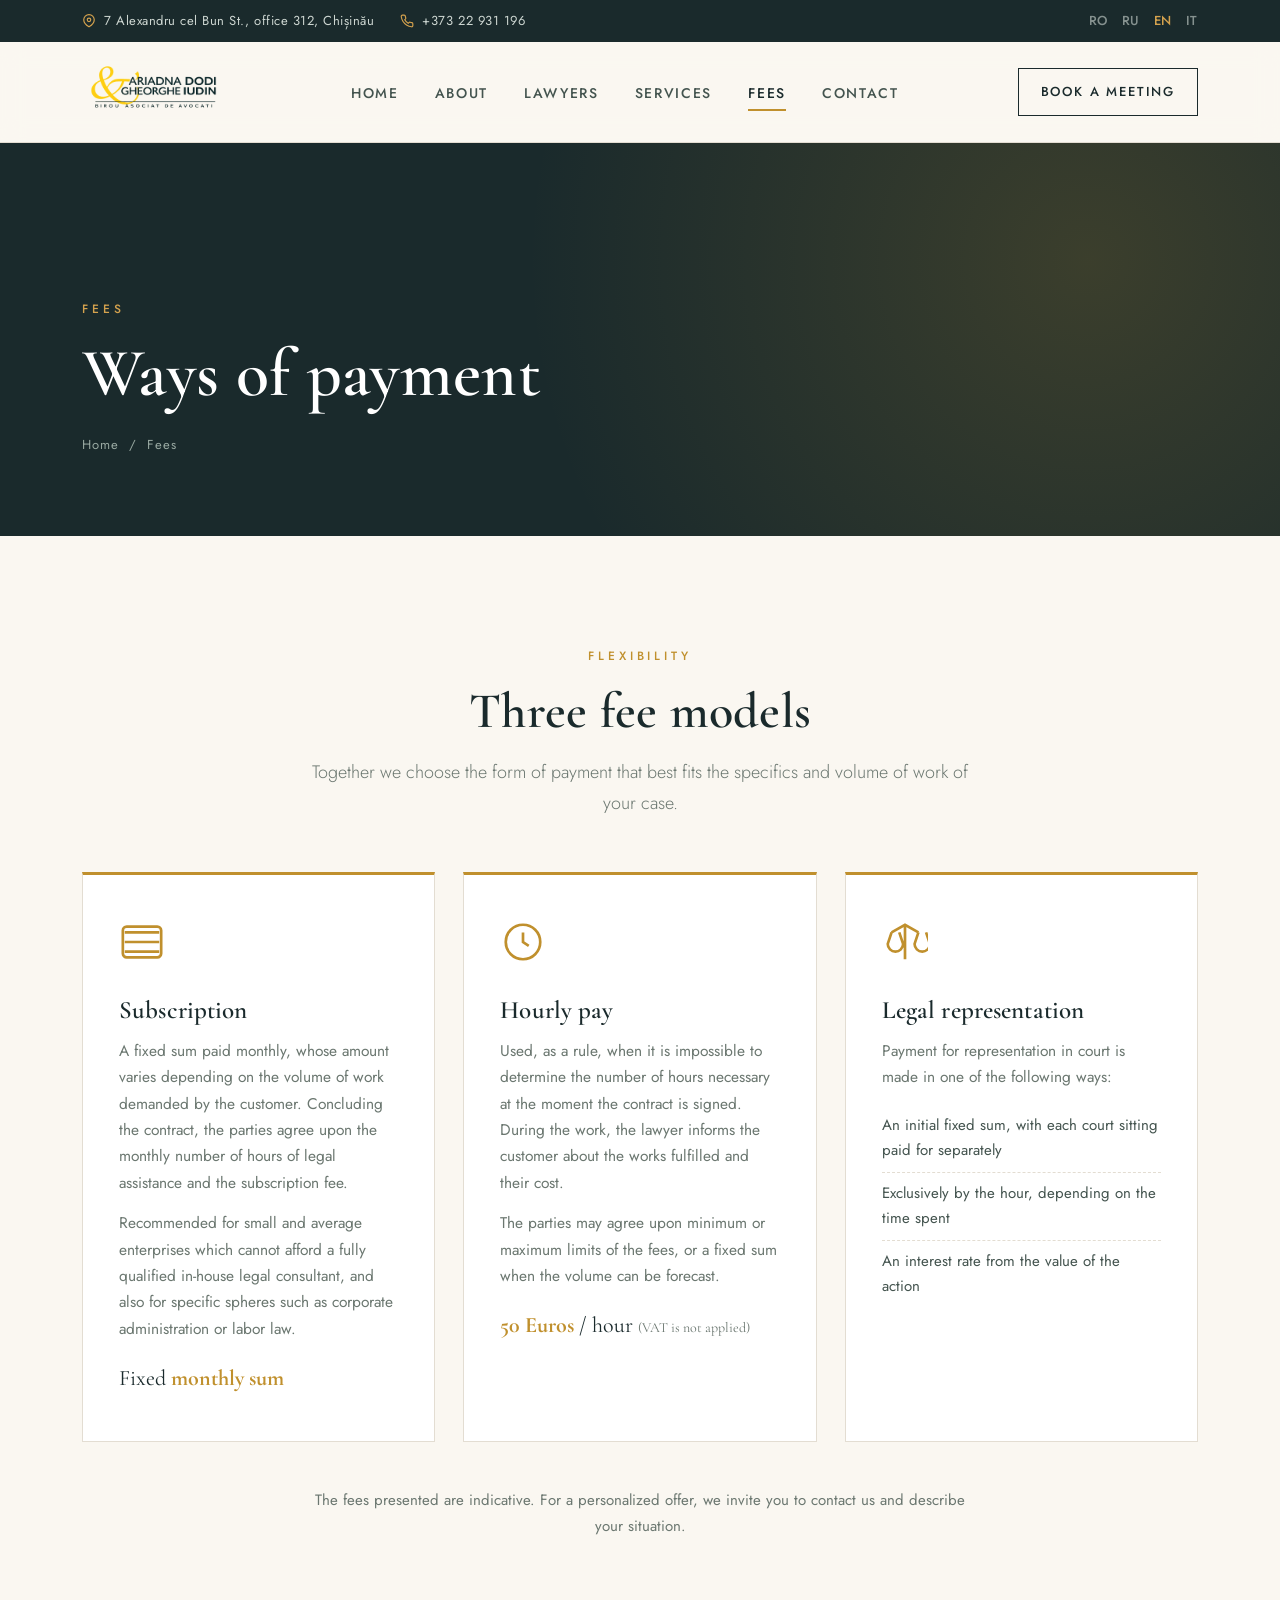
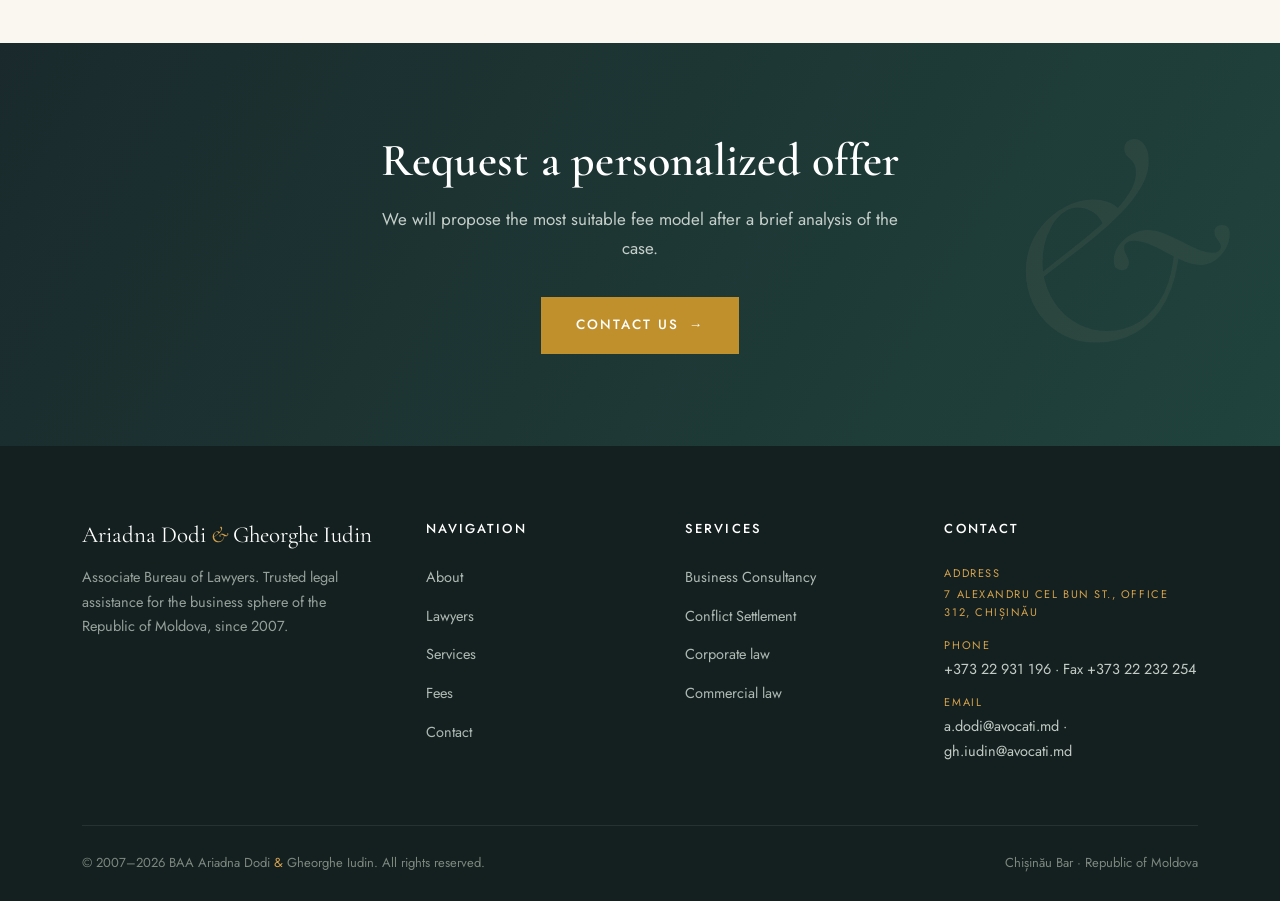
<file: project/project/pages/onorarii.html>
<!DOCTYPE html>
<html lang="ro">
<head>
<meta charset="UTF-8">
<meta name="viewport" content="width=device-width, initial-scale=1.0">
<title>Onorarii — BAA Ariadna Dodi & Gheorghe Iudin</title>
<meta name="description" content="Birou Asociat de Avocați Ariadna Dodi & Gheorghe Iudin, Chișinău. Servicii juridice pentru afaceri.">
<link rel="preconnect" href="https://fonts.googleapis.com"><link rel="preconnect" href="https://fonts.gstatic.com" crossorigin><link href="https://fonts.googleapis.com/css2?family=Cormorant+Garamond:ital,wght@0,400;0,500;0,600;0,700;1,400;1,500;1,600&family=Jost:wght@300;400;500;600&display=swap" rel="stylesheet">
<link rel="stylesheet" href="../css/styles.css">
<link rel="icon" type="image/png" href="../assets/favicon.png">
</head>
<body data-title-key="fee.title">
<div class="topbar"><div class="wrap">
  <div class="tb-left">
    <span><svg viewBox="0 0 24 24" fill="none" stroke-width="2" stroke-linecap="round"><path d="M21 10c0 7-9 12-9 12s-9-5-9-12a9 9 0 0118 0z"/><circle cx="12" cy="10" r="3"/></svg> <span data-i18n="top.addr">str. Alexandru cel Bun 7, of. 312, Chișinău</span></span>
    <span><svg viewBox="0 0 24 24" fill="none" stroke-width="2" stroke-linecap="round"><path d="M22 16.92v3a2 2 0 01-2.18 2 19.79 19.79 0 01-8.63-3.07 19.5 19.5 0 01-6-6 19.79 19.79 0 01-3.07-8.67A2 2 0 014.11 2h3a2 2 0 012 1.72c.13.96.36 1.9.7 2.81a2 2 0 01-.45 2.11L8.09 9.91a16 16 0 006 6l1.27-1.27a2 2 0 012.11-.45c.9.34 1.85.57 2.81.7A2 2 0 0122 16.92z"/></svg> +373 22 931 196</span>
  </div>
  <div class="lang">
    <a href="?lang=ro" data-lang="ro" class="active">RO</a>
    <a href="?lang=ru" data-lang="ru">RU</a>
    <a href="?lang=en" data-lang="en">EN</a>
    <a href="?lang=it" data-lang="it">IT</a>
  </div>
</div></div>
<header class="site-header"><div class="wrap nav">
  <a href="../index.html" class="brand"><img src="../assets/logo.png" alt="BAA Ariadna Dodi & Gheorghe Iudin"></a>
  <nav><ul class="menu">
    <li><a href="../index.html" data-i18n="nav.home">Acasă</a></li>
    <li><a href="despre.html" data-i18n="nav.about">Despre birou</a></li>
    <li class="has-sub"><a href="avocati.html" data-i18n="nav.lawyers">Avocați</a>
      <ul class="submenu"><li><a href="avocati.html#ariadna" data-i18n="sub.ariadna">Ariadna Dodi</a></li><li><a href="avocati.html#gheorghe" data-i18n="sub.gheorghe">Gheorghe Iudin</a></li></ul></li>
    <li class="has-sub"><a href="servicii.html" data-i18n="nav.services">Servicii</a>
      <ul class="submenu"><li><a href="servicii.html#afaceri" data-i18n="sub.consult">Consultanță în afaceri</a></li><li><a href="servicii.html#mediere" data-i18n="sub.mediation">Mediere conflicte</a></li></ul></li>
    <li><a href="onorarii.html" class="active" data-i18n="nav.fees">Onorarii</a></li>
    <li><a href="contact.html" data-i18n="nav.contact">Contact</a></li>
  </ul></nav>
  <a href="contact.html" class="nav-cta" data-i18n="nav.cta">Programare</a>
  <button class="burger" aria-label="Menu"><span></span><span></span><span></span></button>
</div></header>
<section class="page-hero"><div class="wrap">
  <span class="eyebrow" data-i18n="fee.eyebrow"></span>
  <h1 data-i18n="fee.title"></h1>
  <div class="crumbs"><a href="../index.html" data-i18n="crumb.home"></a> &nbsp;/&nbsp; <span data-i18n="nav.fees"></span></div>
</div></section>

<section class="bg-cream"><div class="wrap">
  <div class="section-head center reveal"><span class="eyebrow" data-i18n="fee.headEyebrow"></span><h2 data-i18n="fee.headTitle"></h2><p data-i18n="fee.headLead"></p></div>
  <div class="fees" style="margin-top:54px;">
    <div class="fee reveal">
      <svg class="fee-ico" viewBox="0 0 24 24"><path d="M3 7h18M3 12h18M3 17h18"/><rect x="2" y="4" width="20" height="16" rx="2"/></svg>
      <h3 data-i18n="fee.subT"></h3><p data-i18n="fee.subP1"></p><p style="margin-top:14px;" data-i18n="fee.subP2"></p>
      <div class="price" data-i18n-html="fee.subPrice"></div>
    </div>
    <div class="fee reveal">
      <svg class="fee-ico" viewBox="0 0 24 24"><circle cx="12" cy="12" r="9"/><path d="M12 7v5l3 2"/></svg>
      <h3 data-i18n="fee.hourT"></h3><p data-i18n="fee.hourP1"></p><p style="margin-top:14px;" data-i18n="fee.hourP2"></p>
      <div class="price"><span data-i18n-html="fee.hourPrice"></span> <span style="font-size:14px;color:var(--muted);" data-i18n="fee.hourVat"></span></div>
    </div>
    <div class="fee reveal">
      <svg class="fee-ico" viewBox="0 0 24 24"><path d="M12 3v18M5 7l7-4 7 4M5 7l-2 6a4 4 0 008 0l-2-6M19 7l-2 6a4 4 0 008 0l-2-6"/></svg>
      <h3 data-i18n="fee.repT"></h3><p data-i18n="fee.repIntro"></p>
      <ul style="list-style:none;margin-top:14px;">
        <li style="padding:8px 0;border-bottom:1px dashed var(--line);color:var(--slate);font-size:15px;" data-i18n="fee.rep1"></li>
        <li style="padding:8px 0;border-bottom:1px dashed var(--line);color:var(--slate);font-size:15px;" data-i18n="fee.rep2"></li>
        <li style="padding:8px 0;color:var(--slate);font-size:15px;" data-i18n="fee.rep3"></li>
      </ul>
    </div>
  </div>
  <p style="text-align:center;color:var(--muted);margin-top:46px;max-width:680px;margin-left:auto;margin-right:auto;font-size:15px;" data-i18n="fee.note"></p>
</div></section>

<section class="cta-band"><div class="wrap">
  <h2 data-i18n="fee.ctaTitle"></h2>
  <p data-i18n="fee.ctaText"></p>
  <a href="contact.html" class="btn btn-gold"><span data-i18n="fee.ctaBtn"></span> <span class="arrow">→</span></a>
</div></section>
<footer class="site-footer"><div class="wrap">
  <div class="footer-grid">
    <div>
      <div class="f-brand">Ariadna Dodi <span class="amp">&amp;</span> Gheorghe Iudin</div>
      <p class="f-desc" data-i18n="foot.desc">Birou Asociat de Avocați...</p>
    </div>
    <div><h4 data-i18n="foot.nav">Navigare</h4><ul>
      <li><a href="despre.html" data-i18n="nav.about">Despre birou</a></li>
      <li><a href="avocati.html" data-i18n="nav.lawyers">Avocați</a></li>
      <li><a href="servicii.html" data-i18n="nav.services">Servicii</a></li>
      <li><a href="onorarii.html" data-i18n="nav.fees">Onorarii</a></li>
      <li><a href="contact.html" data-i18n="nav.contact">Contact</a></li></ul></div>
    <div><h4 data-i18n="foot.services">Servicii</h4><ul>
      <li><a href="servicii.html#afaceri" data-i18n="sub.consult">Consultanță în afaceri</a></li>
      <li><a href="servicii.html#mediere" data-i18n="sub.mediation">Mediere conflicte</a></li>
      <li><a href="servicii.html" data-i18n="tag.corporate">Drept corporativ</a></li>
      <li><a href="servicii.html" data-i18n="tag.commercial">Drept comercial</a></li></ul></div>
    <div><h4 data-i18n="foot.contact">Contact</h4>
      <div class="f-contact-row"><span data-i18n="foot.addr">Adresă</span><span data-i18n="top.addr">str. Alexandru cel Bun 7, of. 312, Chișinău</span></div>
      <div class="f-contact-row"><span data-i18n="foot.phone">Telefon</span>+373 22 931 196 · Fax +373 22 232 254</div>
      <div class="f-contact-row"><span data-i18n="foot.email">Email</span><a href="mailto:a.dodi@avocati.md">a.dodi@avocati.md</a> · <a href="mailto:gh.iudin@avocati.md">gh.iudin@avocati.md</a></div>
    </div>
  </div>
  <div class="footer-bottom"><div>© 2007–2026 BAA Ariadna Dodi <span class="amp">&amp;</span> Gheorghe Iudin. <span data-i18n="foot.rights">Toate drepturile rezervate.</span></div><div data-i18n="foot.bar">Baroul Chișinău · Republica Moldova</div></div>
</div></footer>
<script src="../js/i18n.js"></script>
<script src="../js/main.js"></script>
</body>
</html>
</file>
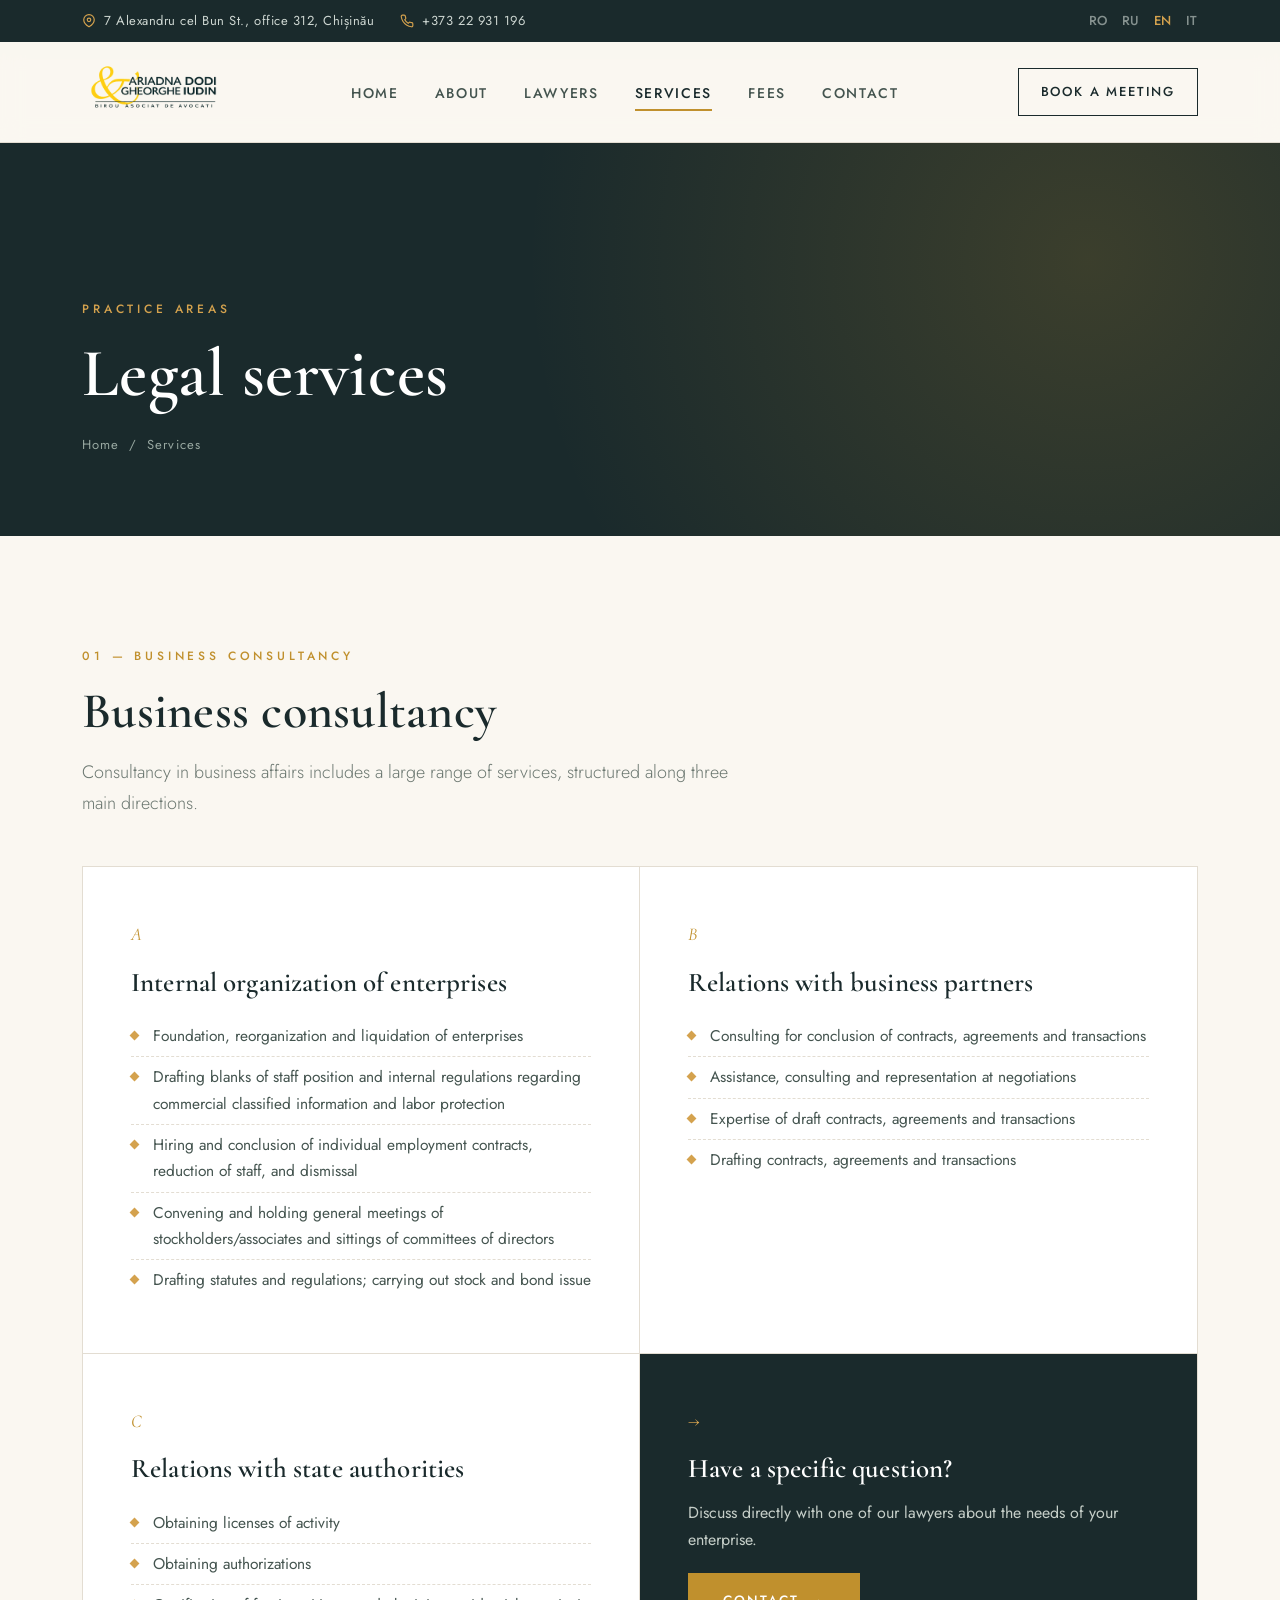
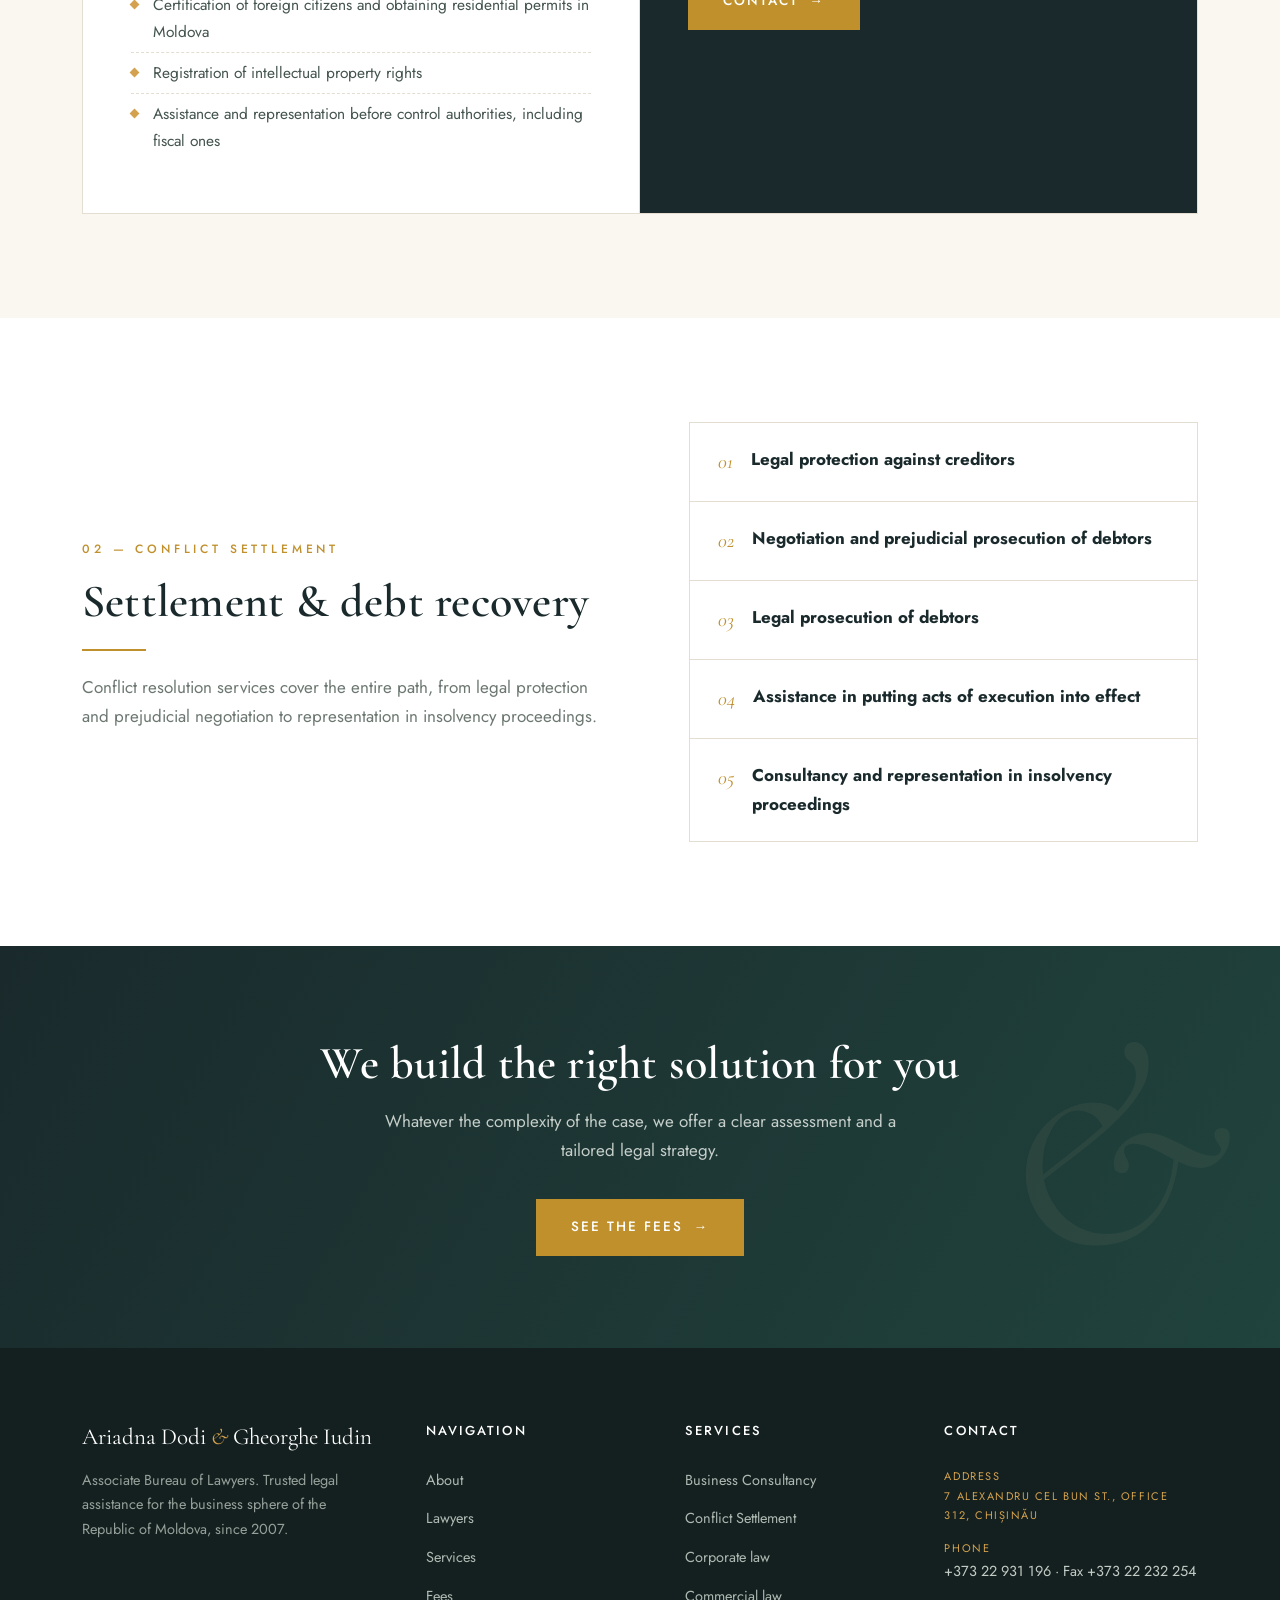
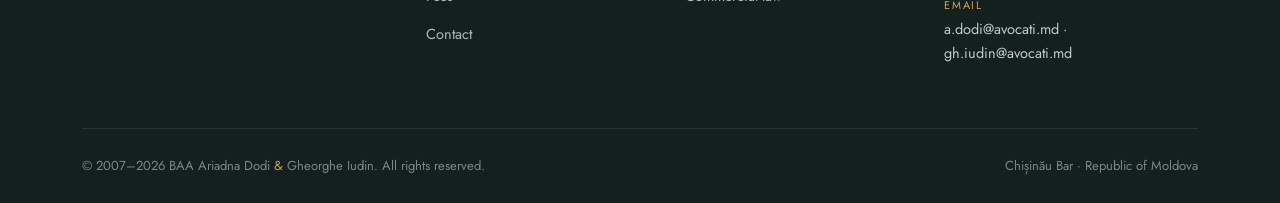
<file: project/project/pages/servicii.html>
<!DOCTYPE html>
<html lang="ro">
<head>
<meta charset="UTF-8">
<meta name="viewport" content="width=device-width, initial-scale=1.0">
<title>Servicii — BAA Ariadna Dodi & Gheorghe Iudin</title>
<meta name="description" content="Birou Asociat de Avocați Ariadna Dodi & Gheorghe Iudin, Chișinău. Servicii juridice pentru afaceri.">
<link rel="preconnect" href="https://fonts.googleapis.com"><link rel="preconnect" href="https://fonts.gstatic.com" crossorigin><link href="https://fonts.googleapis.com/css2?family=Cormorant+Garamond:ital,wght@0,400;0,500;0,600;0,700;1,400;1,500;1,600&family=Jost:wght@300;400;500;600&display=swap" rel="stylesheet">
<link rel="stylesheet" href="../css/styles.css">
<link rel="icon" type="image/png" href="../assets/favicon.png">
</head>
<body data-title-key="svc.title">
<div class="topbar"><div class="wrap">
  <div class="tb-left">
    <span><svg viewBox="0 0 24 24" fill="none" stroke-width="2" stroke-linecap="round"><path d="M21 10c0 7-9 12-9 12s-9-5-9-12a9 9 0 0118 0z"/><circle cx="12" cy="10" r="3"/></svg> <span data-i18n="top.addr">str. Alexandru cel Bun 7, of. 312, Chișinău</span></span>
    <span><svg viewBox="0 0 24 24" fill="none" stroke-width="2" stroke-linecap="round"><path d="M22 16.92v3a2 2 0 01-2.18 2 19.79 19.79 0 01-8.63-3.07 19.5 19.5 0 01-6-6 19.79 19.79 0 01-3.07-8.67A2 2 0 014.11 2h3a2 2 0 012 1.72c.13.96.36 1.9.7 2.81a2 2 0 01-.45 2.11L8.09 9.91a16 16 0 006 6l1.27-1.27a2 2 0 012.11-.45c.9.34 1.85.57 2.81.7A2 2 0 0122 16.92z"/></svg> +373 22 931 196</span>
  </div>
  <div class="lang">
    <a href="?lang=ro" data-lang="ro" class="active">RO</a>
    <a href="?lang=ru" data-lang="ru">RU</a>
    <a href="?lang=en" data-lang="en">EN</a>
    <a href="?lang=it" data-lang="it">IT</a>
  </div>
</div></div>
<header class="site-header"><div class="wrap nav">
  <a href="../index.html" class="brand"><img src="../assets/logo.png" alt="BAA Ariadna Dodi & Gheorghe Iudin"></a>
  <nav><ul class="menu">
    <li><a href="../index.html" data-i18n="nav.home">Acasă</a></li>
    <li><a href="despre.html" data-i18n="nav.about">Despre birou</a></li>
    <li class="has-sub"><a href="avocati.html" data-i18n="nav.lawyers">Avocați</a>
      <ul class="submenu"><li><a href="avocati.html#ariadna" data-i18n="sub.ariadna">Ariadna Dodi</a></li><li><a href="avocati.html#gheorghe" data-i18n="sub.gheorghe">Gheorghe Iudin</a></li></ul></li>
    <li class="has-sub"><a href="servicii.html" class="active" data-i18n="nav.services">Servicii</a>
      <ul class="submenu"><li><a href="servicii.html#afaceri" data-i18n="sub.consult">Consultanță în afaceri</a></li><li><a href="servicii.html#mediere" data-i18n="sub.mediation">Mediere conflicte</a></li></ul></li>
    <li><a href="onorarii.html" data-i18n="nav.fees">Onorarii</a></li>
    <li><a href="contact.html" data-i18n="nav.contact">Contact</a></li>
  </ul></nav>
  <a href="contact.html" class="nav-cta" data-i18n="nav.cta">Programare</a>
  <button class="burger" aria-label="Menu"><span></span><span></span><span></span></button>
</div></header>
<section class="page-hero"><div class="wrap">
  <span class="eyebrow" data-i18n="svc.eyebrow"></span>
  <h1 data-i18n="svc.title"></h1>
  <div class="crumbs"><a href="../index.html" data-i18n="crumb.home"></a> &nbsp;/&nbsp; <span data-i18n="nav.services"></span></div>
</div></section>

<section class="bg-cream" id="afaceri"><div class="wrap">
  <div class="section-head reveal"><span class="eyebrow" data-i18n="svc.consultEyebrow"></span><h2 data-i18n="svc.consultTitle"></h2><p data-i18n="svc.consultLead"></p></div>
  <div class="cards" style="margin-top:48px;">
    <div class="pcard reveal" style="border-right:1px solid var(--line);"><span class="pnum">A</span><h3 data-i18n="svc.aTitle"></h3><ul><li data-i18n="svc.a1"></li><li data-i18n="svc.a2"></li><li data-i18n="svc.a3"></li><li data-i18n="svc.a4"></li><li data-i18n="svc.a5"></li></ul></div>
    <div class="pcard reveal" style="border-right:none;"><span class="pnum">B</span><h3 data-i18n="svc.bTitle"></h3><ul><li data-i18n="svc.b1"></li><li data-i18n="svc.b2"></li><li data-i18n="svc.b3"></li><li data-i18n="svc.b4"></li></ul></div>
    <div class="pcard reveal" style="border-bottom:none;"><span class="pnum">C</span><h3 data-i18n="svc.cTitle"></h3><ul><li data-i18n="svc.c1"></li><li data-i18n="svc.c2"></li><li data-i18n="svc.c3"></li><li data-i18n="svc.c4"></li><li data-i18n="svc.c5"></li></ul></div>
    <div class="pcard reveal" style="border-right:none;border-bottom:none;background:var(--ink);color:#fff;"><span class="pnum" style="color:var(--gold-light)">→</span><h3 style="color:#fff;" data-i18n="svc.askTitle"></h3><p style="color:#c5cec8;" data-i18n="svc.askText"></p><a href="contact.html" class="btn btn-gold" style="margin-top:20px;"><span data-i18n="svc.askBtn"></span> <span class="arrow">→</span></a></div>
  </div>
</div></section>

<section class="bg-paper" id="mediere"><div class="wrap"><div class="split">
  <div class="reveal">
    <span class="eyebrow" data-i18n="svc.medEyebrow"></span>
    <h2 style="font-size:clamp(30px,3.8vw,46px);margin-top:14px;" data-i18n="svc.medTitle"></h2>
    <hr class="gold-rule">
    <p style="color:var(--muted);" data-i18n="svc.medLead"></p>
  </div>
  <div class="reveal"><div style="border:1px solid var(--line);">
    <div style="padding:22px 28px;border-bottom:1px solid var(--line);display:flex;gap:18px;align-items:flex-start;"><span style="font-family:var(--serif);font-style:italic;color:var(--gold);font-size:20px;">01</span><div><strong data-i18n="svc.m1"></strong></div></div>
    <div style="padding:22px 28px;border-bottom:1px solid var(--line);display:flex;gap:18px;align-items:flex-start;"><span style="font-family:var(--serif);font-style:italic;color:var(--gold);font-size:20px;">02</span><div><strong data-i18n="svc.m2"></strong></div></div>
    <div style="padding:22px 28px;border-bottom:1px solid var(--line);display:flex;gap:18px;align-items:flex-start;"><span style="font-family:var(--serif);font-style:italic;color:var(--gold);font-size:20px;">03</span><div><strong data-i18n="svc.m3"></strong></div></div>
    <div style="padding:22px 28px;border-bottom:1px solid var(--line);display:flex;gap:18px;align-items:flex-start;"><span style="font-family:var(--serif);font-style:italic;color:var(--gold);font-size:20px;">04</span><div><strong data-i18n="svc.m4"></strong></div></div>
    <div style="padding:22px 28px;display:flex;gap:18px;align-items:flex-start;"><span style="font-family:var(--serif);font-style:italic;color:var(--gold);font-size:20px;">05</span><div><strong data-i18n="svc.m5"></strong></div></div>
  </div></div>
</div></div></section>

<section class="cta-band"><div class="wrap">
  <h2 data-i18n="svc.ctaTitle"></h2>
  <p data-i18n="svc.ctaText"></p>
  <a href="onorarii.html" class="btn btn-gold"><span data-i18n="svc.ctaBtn"></span> <span class="arrow">→</span></a>
</div></section>
<footer class="site-footer"><div class="wrap">
  <div class="footer-grid">
    <div>
      <div class="f-brand">Ariadna Dodi <span class="amp">&amp;</span> Gheorghe Iudin</div>
      <p class="f-desc" data-i18n="foot.desc">Birou Asociat de Avocați...</p>
    </div>
    <div><h4 data-i18n="foot.nav">Navigare</h4><ul>
      <li><a href="despre.html" data-i18n="nav.about">Despre birou</a></li>
      <li><a href="avocati.html" data-i18n="nav.lawyers">Avocați</a></li>
      <li><a href="servicii.html" data-i18n="nav.services">Servicii</a></li>
      <li><a href="onorarii.html" data-i18n="nav.fees">Onorarii</a></li>
      <li><a href="contact.html" data-i18n="nav.contact">Contact</a></li></ul></div>
    <div><h4 data-i18n="foot.services">Servicii</h4><ul>
      <li><a href="servicii.html#afaceri" data-i18n="sub.consult">Consultanță în afaceri</a></li>
      <li><a href="servicii.html#mediere" data-i18n="sub.mediation">Mediere conflicte</a></li>
      <li><a href="servicii.html" data-i18n="tag.corporate">Drept corporativ</a></li>
      <li><a href="servicii.html" data-i18n="tag.commercial">Drept comercial</a></li></ul></div>
    <div><h4 data-i18n="foot.contact">Contact</h4>
      <div class="f-contact-row"><span data-i18n="foot.addr">Adresă</span><span data-i18n="top.addr">str. Alexandru cel Bun 7, of. 312, Chișinău</span></div>
      <div class="f-contact-row"><span data-i18n="foot.phone">Telefon</span>+373 22 931 196 · Fax +373 22 232 254</div>
      <div class="f-contact-row"><span data-i18n="foot.email">Email</span><a href="mailto:a.dodi@avocati.md">a.dodi@avocati.md</a> · <a href="mailto:gh.iudin@avocati.md">gh.iudin@avocati.md</a></div>
    </div>
  </div>
  <div class="footer-bottom"><div>© 2007–2026 BAA Ariadna Dodi <span class="amp">&amp;</span> Gheorghe Iudin. <span data-i18n="foot.rights">Toate drepturile rezervate.</span></div><div data-i18n="foot.bar">Baroul Chișinău · Republica Moldova</div></div>
</div></footer>
<script src="../js/i18n.js"></script>
<script src="../js/main.js"></script>
</body>
</html>
</file>
<file: project/project/css/styles.css>
/* ============================================================
   BAA Ariadna Dodi & Gheorghe Iudin — Birou Asociat de Avocați
   Refined, classic law-firm aesthetic
   Palette derived from the firm logo (amber gold + deep teal)
   ============================================================ */

:root {
  --gold:        #c0902d;
  --gold-light:  #d4a24e;
  --gold-soft:   #e6c98a;
  --ink:         #1a2a2c;   /* deep teal-charcoal from logo */
  --ink-soft:    #20433d;
  --slate:       #44544f;
  --muted:       #6b7770;
  --line:        #e3ddd2;
  --cream:       #faf7f1;
  --cream-deep:  #f3ede1;
  --paper:       #ffffff;
  --shadow:      0 24px 60px -28px rgba(26,42,44,.45);
  --shadow-sm:   0 10px 30px -18px rgba(26,42,44,.4);
  --serif:       "Cormorant Garamond", Georgia, "Times New Roman", serif;
  --sans:        "Jost", "Helvetica Neue", Arial, sans-serif;
  --maxw: 1180px;
}

* { box-sizing: border-box; margin: 0; padding: 0; }

html { scroll-behavior: smooth; }

body {
  font-family: var(--sans);
  color: var(--ink);
  background: var(--cream);
  line-height: 1.7;
  font-size: 17px;
  -webkit-font-smoothing: antialiased;
  overflow-x: hidden;
}

h1, h2, h3, h4 { font-family: var(--serif); font-weight: 600; line-height: 1.12; color: var(--ink); letter-spacing: .005em; }

a { color: inherit; text-decoration: none; transition: color .25s ease; }

img { max-width: 100%; display: block; }

.wrap { max-width: var(--maxw); margin: 0 auto; padding: 0 32px; }

.eyebrow {
  font-family: var(--sans);
  text-transform: uppercase;
  letter-spacing: .32em;
  font-size: 12px;
  font-weight: 500;
  color: var(--gold);
  display: inline-block;
}

.gold-rule { width: 64px; height: 2px; background: var(--gold); border: none; margin: 22px 0; }
.gold-rule.center { margin-left: auto; margin-right: auto; }

/* ---------------- Top utility bar ---------------- */
.topbar {
  background: var(--ink);
  color: #cdd6d1;
  font-size: 13px;
  letter-spacing: .04em;
}
.topbar .wrap { display: flex; justify-content: space-between; align-items: center; min-height: 42px; gap: 20px; flex-wrap: wrap; }
.topbar a:hover { color: var(--gold-light); }
.topbar .tb-left { display: flex; gap: 26px; flex-wrap: wrap; }
.topbar .tb-left span { display: inline-flex; align-items: center; gap: 8px; }
.topbar .tb-left svg { width: 14px; height: 14px; stroke: var(--gold-light); }
.lang { display: flex; gap: 14px; }
.lang a { opacity: .6; font-weight: 500; }
.lang a.active, .lang a:hover { opacity: 1; color: var(--gold-light); }

/* ---------------- Header / nav ---------------- */
.site-header {
  position: sticky; top: 0; z-index: 60;
  background: rgba(250,247,241,.88);
  backdrop-filter: blur(12px);
  border-bottom: 1px solid var(--line);
}
.nav { display: flex; align-items: center; justify-content: space-between; min-height: 92px; }
.brand { display: flex; align-items: center; gap: 16px; }
.brand img { height: 100px; width: auto; }
.brand .brand-text { font-family: var(--serif); font-size: 21px; line-height: 1.05; color: var(--ink); }
.brand .brand-text small { display: block; font-family: var(--sans); font-size: 9.5px; letter-spacing: .34em; text-transform: uppercase; color: var(--gold); margin-top: 4px; }

.menu { display: flex; align-items: center; gap: 36px; list-style: none; }
.menu > li > a {
  font-size: 14px; letter-spacing: .12em; text-transform: uppercase; font-weight: 500; color: var(--slate);
  position: relative; padding: 6px 0;
}
.menu > li > a::after {
  content: ""; position: absolute; left: 0; bottom: -2px; height: 1.5px; width: 0; background: var(--gold); transition: width .3s ease;
}
.menu > li > a:hover, .menu > li > a.active { color: var(--ink); }
.menu > li > a:hover::after, .menu > li > a.active::after { width: 100%; }

.has-sub { position: relative; }
.submenu {
  position: absolute; top: 130%; left: 50%; transform: translateX(-50%) translateY(8px);
  background: var(--paper); border: 1px solid var(--line); box-shadow: var(--shadow);
  min-width: 230px; padding: 10px; list-style: none; opacity: 0; visibility: hidden; transition: all .28s ease;
}
.has-sub:hover .submenu { opacity: 1; visibility: visible; transform: translateX(-50%) translateY(0); }
.submenu li a { display: block; padding: 11px 16px; font-size: 14px; letter-spacing: .04em; color: var(--slate); }
.submenu li a:hover { background: var(--cream); color: var(--gold); }

.nav-cta {
  font-family: var(--sans); font-size: 13px; letter-spacing: .14em; text-transform: uppercase; font-weight: 500;
  border: 1.5px solid var(--ink); color: var(--ink); padding: 12px 22px; transition: all .3s ease;
}
.nav-cta:hover { background: var(--ink); color: var(--cream); }

.burger { display: none; flex-direction: column; gap: 5px; background: none; border: none; cursor: pointer; padding: 8px; }
.burger span { width: 26px; height: 2px; background: var(--ink); transition: .3s; }

/* ---------------- Buttons ---------------- */
.btn {
  display: inline-flex; align-items: center; gap: 10px;
  font-family: var(--sans); font-size: 13.5px; letter-spacing: .15em; text-transform: uppercase; font-weight: 500;
  padding: 16px 34px; cursor: pointer; transition: all .3s ease; border: 1.5px solid transparent;
}
.btn-gold { background: var(--gold); color: #fff; }
.btn-gold:hover { background: var(--ink); color: #fff; }
.btn-ghost { border-color: rgba(255,255,255,.55); color: #fff; }
.btn-ghost:hover { background: #fff; color: var(--ink); border-color: #fff; }
.btn-dark { background: var(--ink); color: #fff; }
.btn-dark:hover { background: var(--gold); }
.btn .arrow { transition: transform .3s ease; }
.btn:hover .arrow { transform: translateX(4px); }

/* ---------------- Hero ---------------- */
.hero { position: relative; background: var(--ink); color: #f0ece3; overflow: hidden; }
.hero::before {
  content: ""; position: absolute; inset: 0;
  background:
    radial-gradient(circle at 78% 18%, rgba(192,144,45,.22), transparent 45%),
    radial-gradient(circle at 12% 92%, rgba(32,67,61,.6), transparent 55%);
}
.hero-grid-lines {
  position: absolute; inset: 0; opacity: .07;
  background-image: linear-gradient(var(--gold-soft) 1px, transparent 1px), linear-gradient(90deg, var(--gold-soft) 1px, transparent 1px);
  background-size: 70px 70px;
}
.hero .wrap { position: relative; z-index: 2; padding-top: 130px; padding-bottom: 140px; }
.hero-inner { max-width: 760px; }
.hero h1 { font-size: clamp(44px, 6.4vw, 86px); color: #fff; font-weight: 600; letter-spacing: .002em; }
.hero h1 .amp { color: var(--gold-light); font-style: italic; font-weight: 500; }
.hero p.lead { font-size: 20px; color: #c9d2cc; margin-top: 28px; max-width: 600px; font-weight: 300; }
.hero .hero-actions { margin-top: 44px; display: flex; gap: 18px; flex-wrap: wrap; }
.hero .scroll-cue { position: absolute; bottom: 34px; left: 50%; transform: translateX(-50%); z-index: 2; color: #9fb0a8; font-size: 11px; letter-spacing: .3em; text-transform: uppercase; display: flex; flex-direction: column; align-items: center; gap: 10px; }
.hero .scroll-cue .dot { width: 1px; height: 42px; background: linear-gradient(var(--gold-light), transparent); }

.hero-aside {
  position: absolute; right: 0; top: 0; bottom: 0; width: 38%; z-index: 1;
  border-left: 1px solid rgba(230,201,138,.18);
  display: flex; align-items: flex-end; padding: 60px 48px;
}
.hero-aside .est { font-family: var(--serif); font-size: 130px; color: rgba(230,201,138,.13); line-height: .8; font-style: italic; }

/* ---------------- Section scaffolding ---------------- */
section { padding: 104px 0; }
section[id] { scroll-margin-top: 100px; }
.section-head { max-width: 680px; }
.section-head.center { margin: 0 auto; text-align: center; }
.section-head h2 { font-size: clamp(32px, 4vw, 50px); margin-top: 14px; }
.section-head p { color: var(--muted); margin-top: 18px; font-size: 18px; font-weight: 300; }

.bg-cream { background: var(--cream); }
.bg-paper { background: var(--paper); }
.bg-deep { background: var(--cream-deep); }
.bg-ink { background: var(--ink); color: #e7e2d8; }
.bg-ink h2, .bg-ink h3 { color: #fff; }

/* ---------------- Intro / about-teaser ---------------- */
.split { display: grid; grid-template-columns: 1.05fr 1fr; gap: 72px; align-items: center; }
.split .lead-para { font-size: 19px; color: var(--slate); font-weight: 300; }
.split p + p { margin-top: 18px; }
.stats { display: grid; grid-template-columns: repeat(2, 1fr); gap: 2px; background: var(--line); border: 1px solid var(--line); }
.stats .stat { background: var(--paper); padding: 38px 30px; }
.stats .stat .num { font-family: var(--serif); font-size: 52px; color: var(--gold); line-height: 1; }
.stats .stat .lbl { font-size: 13px; letter-spacing: .14em; text-transform: uppercase; color: var(--muted); margin-top: 12px; }

/* ---------------- Services / practice cards ---------------- */
.cards { display: grid; grid-template-columns: repeat(2, 1fr); gap: 0; border: 1px solid var(--line); }
.pcard { background: var(--paper); padding: 52px 48px; border-right: 1px solid var(--line); border-bottom: 1px solid var(--line); transition: background .35s ease; position: relative; }
.cards .pcard:nth-child(2n) { border-right: none; }
.pcard:hover { background: var(--cream); }
.pcard .pnum { font-family: var(--serif); font-style: italic; font-size: 18px; color: var(--gold); }
.pcard h3 { font-size: 27px; margin: 18px 0 14px; }
.pcard p { color: var(--muted); font-size: 16px; }
.pcard ul { list-style: none; margin-top: 18px; }
.pcard ul li { padding-left: 22px; position: relative; color: var(--slate); font-size: 15.5px; padding-top: 7px; padding-bottom: 7px; border-bottom: 1px dashed var(--line); }
.pcard ul li:last-child { border-bottom: none; }
.pcard ul li::before { content: ""; position: absolute; left: 0; top: 16px; width: 7px; height: 7px; background: var(--gold-light); transform: rotate(45deg); }

/* ---------------- Attorneys ---------------- */
.attorneys { display: grid; grid-template-columns: repeat(2, 1fr); gap: 40px; }
.attorney {
  background: var(--paper); border: 1px solid var(--line); padding: 0; overflow: hidden; transition: transform .4s ease, box-shadow .4s ease;
}
.attorney:hover { transform: translateY(-6px); box-shadow: var(--shadow); }
.attorney .att-top { display: flex; gap: 26px; padding: 38px 38px 26px; align-items: center; }
.att-monogram {
  flex: 0 0 88px; height: 88px; border-radius: 50%; background: linear-gradient(135deg, var(--gold-light), var(--gold));
  color: #fff; display: flex; align-items: center; justify-content: center; font-family: var(--serif); font-size: 34px; font-weight: 600;
  box-shadow: inset 0 0 0 4px rgba(255,255,255,.25);
}
.attorney h3 { font-size: 28px; }
.attorney .role { font-size: 12.5px; letter-spacing: .18em; text-transform: uppercase; color: var(--gold); margin-top: 6px; }
.attorney .lic { font-size: 13px; color: var(--muted); margin-top: 4px; }
.attorney .att-body { padding: 0 38px 36px; }
.att-meta { border-top: 1px solid var(--line); margin-top: 8px; }
.att-meta .row { display: grid; grid-template-columns: 150px 1fr; gap: 16px; padding: 16px 0; border-bottom: 1px solid var(--line); font-size: 15px; }
.att-meta .row:last-child { border-bottom: none; }
.att-meta .row .k { font-size: 12px; letter-spacing: .12em; text-transform: uppercase; color: var(--gold); padding-top: 3px; }
.att-meta .row .v { color: var(--slate); }
.att-meta .row .v ul { list-style: none; }
.att-meta .row .v ul li { padding: 3px 0; }
.tag { display: inline-block; background: var(--cream-deep); color: var(--ink-soft); font-size: 13px; padding: 5px 13px; margin: 4px 6px 4px 0; border: 1px solid var(--line); }

/* ---------------- Fees ---------------- */
.fees { display: grid; grid-template-columns: repeat(3, 1fr); gap: 28px; }
.fee {
  background: var(--paper); border: 1px solid var(--line); padding: 44px 36px; position: relative; transition: all .35s ease; border-top: 3px solid var(--gold);
}
.fee:hover { box-shadow: var(--shadow); transform: translateY(-5px); }
.fee .fee-ico { width: 46px; height: 46px; stroke: var(--gold); stroke-width: 1.4; fill: none; margin-bottom: 22px; }
.fee h3 { font-size: 25px; }
.fee p { color: var(--muted); font-size: 15.5px; margin-top: 14px; }
.fee .price { font-family: var(--serif); font-size: 22px; color: var(--ink); margin-top: 18px; }
.fee .price b { color: var(--gold); }

/* ---------------- Contact ---------------- */
.contact-grid { display: grid; grid-template-columns: 1fr 1fr; gap: 0; border: 1px solid rgba(255,255,255,.12); }
.contact-info { padding: 60px; }
.contact-info .ci-row { display: flex; gap: 20px; padding: 22px 0; border-bottom: 1px solid rgba(255,255,255,.1); }
.contact-info .ci-row:last-child { border-bottom: none; }
.contact-info .ci-row svg { width: 22px; height: 22px; stroke: var(--gold-light); fill: none; stroke-width: 1.5; flex: 0 0 auto; margin-top: 4px; }
.contact-info .ci-row .ci-k { font-size: 12px; letter-spacing: .16em; text-transform: uppercase; color: var(--gold-light); }
.contact-info .ci-row .ci-v { color: #e7e2d8; font-size: 16.5px; line-height: 1.6; }
.contact-info .ci-row .ci-v a:hover { color: var(--gold-light); }
.contact-map { min-height: 100%; filter: grayscale(.35) contrast(1.05); }
.contact-map iframe { width: 100%; height: 100%; min-height: 480px; border: 0; display: block; }

.form-field { margin-bottom: 22px; }
.form-field label { display: block; font-size: 12px; letter-spacing: .14em; text-transform: uppercase; color: var(--gold-light); margin-bottom: 9px; }
.form-field input, .form-field textarea {
  width: 100%; background: rgba(255,255,255,.04); border: 1px solid rgba(255,255,255,.2); color: #fff;
  padding: 14px 16px; font-family: var(--sans); font-size: 15px; transition: border-color .25s;
}
.form-field input:focus, .form-field textarea:focus { outline: none; border-color: var(--gold-light); }
.form-field textarea { resize: vertical; min-height: 130px; }

/* ---------------- CTA band ---------------- */
.cta-band { background: linear-gradient(120deg, var(--ink), var(--ink-soft)); color: #fff; text-align: center; padding: 92px 0; position: relative; overflow: hidden; }
.cta-band::after { content: "&"; position: absolute; right: 4%; top: 50%; transform: translateY(-50%); font-family: var(--serif); font-style: italic; font-size: 300px; color: rgba(230,201,138,.06); }
.cta-band h2 { font-size: clamp(30px, 4vw, 46px); position: relative; color: #fff; }
.cta-band p { color: #c5cec8; margin: 18px auto 34px; max-width: 540px; position: relative; }

/* ---------------- Page hero (subpages) ---------------- */
.page-hero { background: var(--ink); color: #fff; padding: 150px 0 80px; position: relative; overflow: hidden; }
.page-hero::before { content: ""; position: absolute; inset: 0; background: radial-gradient(circle at 85% 30%, rgba(192,144,45,.2), transparent 50%); }
.page-hero .wrap { position: relative; z-index: 2; }
.page-hero .eyebrow { color: var(--gold-light); }
.page-hero h1 { font-size: clamp(40px, 5.5vw, 68px); color: #fff; margin-top: 14px; }
.crumbs { font-size: 13px; letter-spacing: .08em; color: #98a8a1; margin-top: 22px; }
.crumbs a:hover { color: var(--gold-light); }

/* ---------------- Footer ---------------- */
.site-footer { background: #14201f; color: #aeb9b3; padding: 76px 0 0; }
.footer-grid { display: grid; grid-template-columns: 1.4fr 1fr 1fr 1.2fr; gap: 48px; padding-bottom: 56px; border-bottom: 1px solid rgba(255,255,255,.08); }
.site-footer h4 { color: #fff; font-family: var(--sans); font-size: 13px; letter-spacing: .16em; text-transform: uppercase; margin-bottom: 22px; font-weight: 500; }
.site-footer .f-brand { font-family: var(--serif); font-size: 23px; color: #fff; line-height: 1.2; }
.site-footer .f-brand .amp { color: var(--gold-light); font-style: italic; }
.site-footer .f-desc { margin-top: 16px; font-size: 14.5px; max-width: 280px; color: #95a09a; }
.site-footer ul { list-style: none; }
.site-footer ul li { padding: 7px 0; font-size: 14.5px; }
.site-footer ul li a:hover { color: var(--gold-light); }
.f-contact-row { font-size: 14.5px; padding: 6px 0; color: #c2cbc5; }
.f-contact-row span { color: var(--gold-light); display: block; font-size: 11px; letter-spacing: .14em; text-transform: uppercase; margin-bottom: 2px; }
.footer-bottom { display: flex; justify-content: space-between; align-items: center; padding: 26px 0; font-size: 13px; color: #7c877f; flex-wrap: wrap; gap: 12px; }
.footer-bottom .amp { color: var(--gold-light); }

/* ---------------- Reveal animation ---------------- */
.reveal { opacity: 0; transform: translateY(28px); transition: opacity .8s cubic-bezier(.2,.7,.2,1), transform .8s cubic-bezier(.2,.7,.2,1); }
.reveal.in { opacity: 1; transform: none; }

/* ---------------- Responsive ---------------- */
@media (max-width: 980px) {
  .split, .contact-grid { grid-template-columns: 1fr; }
  .attorneys, .cards, .fees { grid-template-columns: 1fr; }
  .cards .pcard { border-right: none; }
  .footer-grid { grid-template-columns: 1fr 1fr; gap: 36px; }
  .hero-aside { display: none; }
  .contact-info { padding: 44px; }
}
@media (max-width: 760px) {
  body { font-size: 16px; }
  .menu { display: none; position: absolute; top: 100%; left: 0; right: 0; background: var(--paper); flex-direction: column; gap: 0; padding: 12px 0; border-bottom: 1px solid var(--line); box-shadow: var(--shadow-sm); }
  .menu.open { display: flex; }
  .menu > li { width: 100%; }
  .menu > li > a { display: block; padding: 14px 32px; }
  .submenu { position: static; transform: none; opacity: 1; visibility: visible; box-shadow: none; border: none; background: var(--cream); padding: 0 0 0 20px; }
  .has-sub:hover .submenu { transform: none; }
  .burger { display: flex; }
  .nav-cta { display: none; }
  .topbar .tb-left { display: none; }
  .wrap { padding: 0 22px; }
  section { padding: 72px 0; }
  .att-meta .row { grid-template-columns: 1fr; gap: 4px; }
  .footer-grid { grid-template-columns: 1fr; }
  .cta-band::after { font-size: 180px; }
}
</file>
